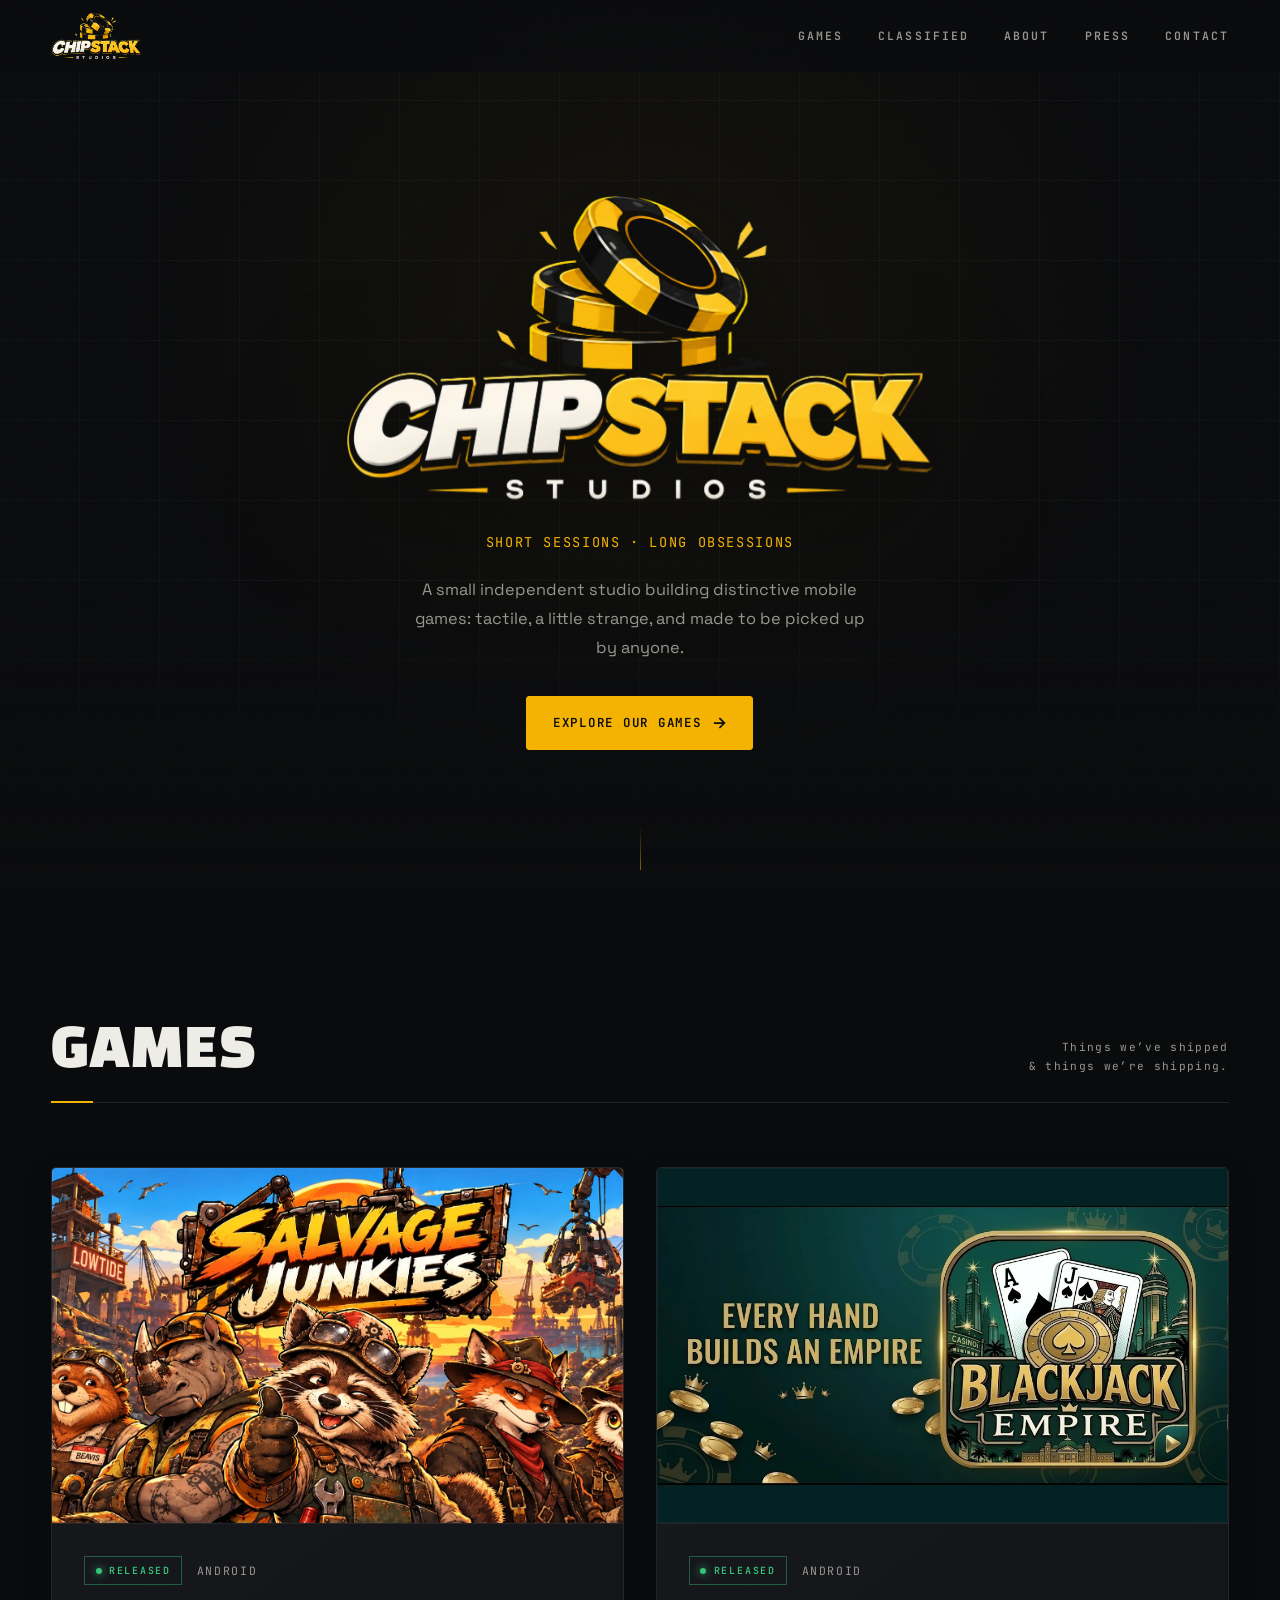
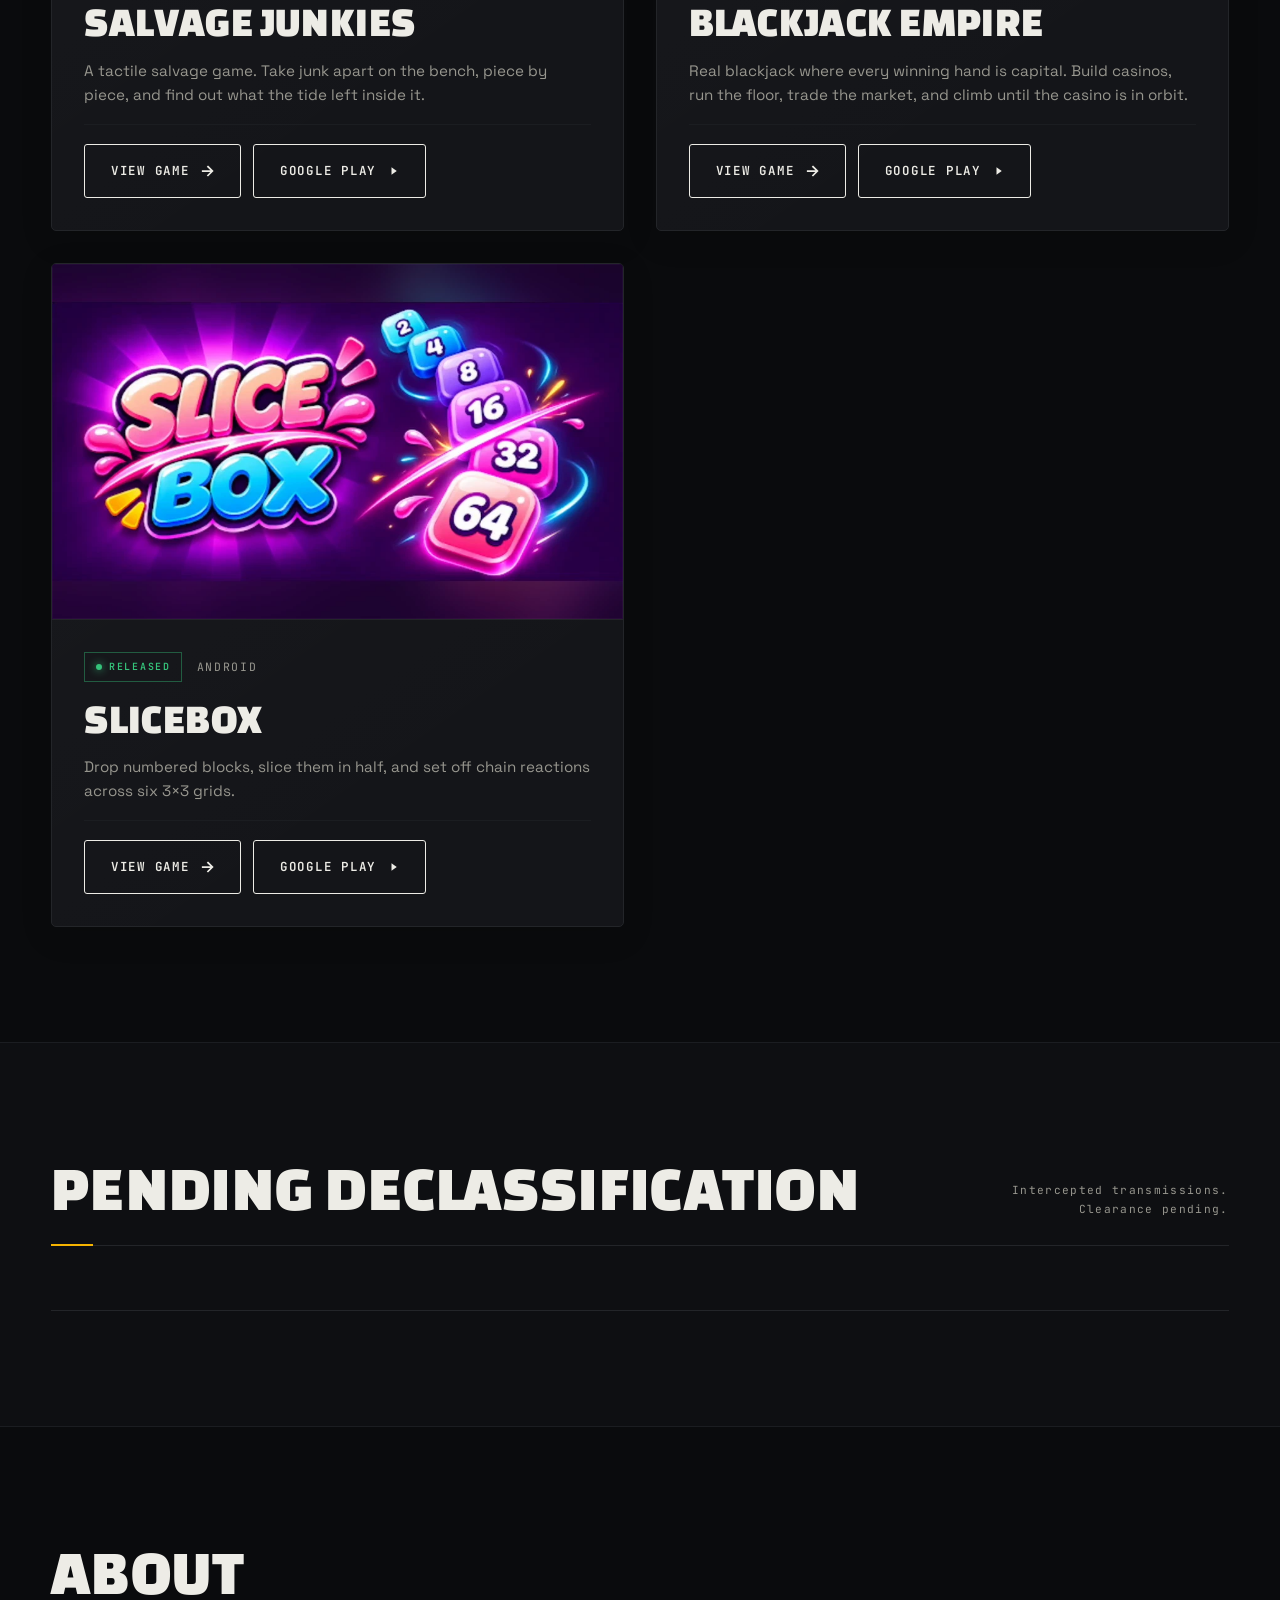
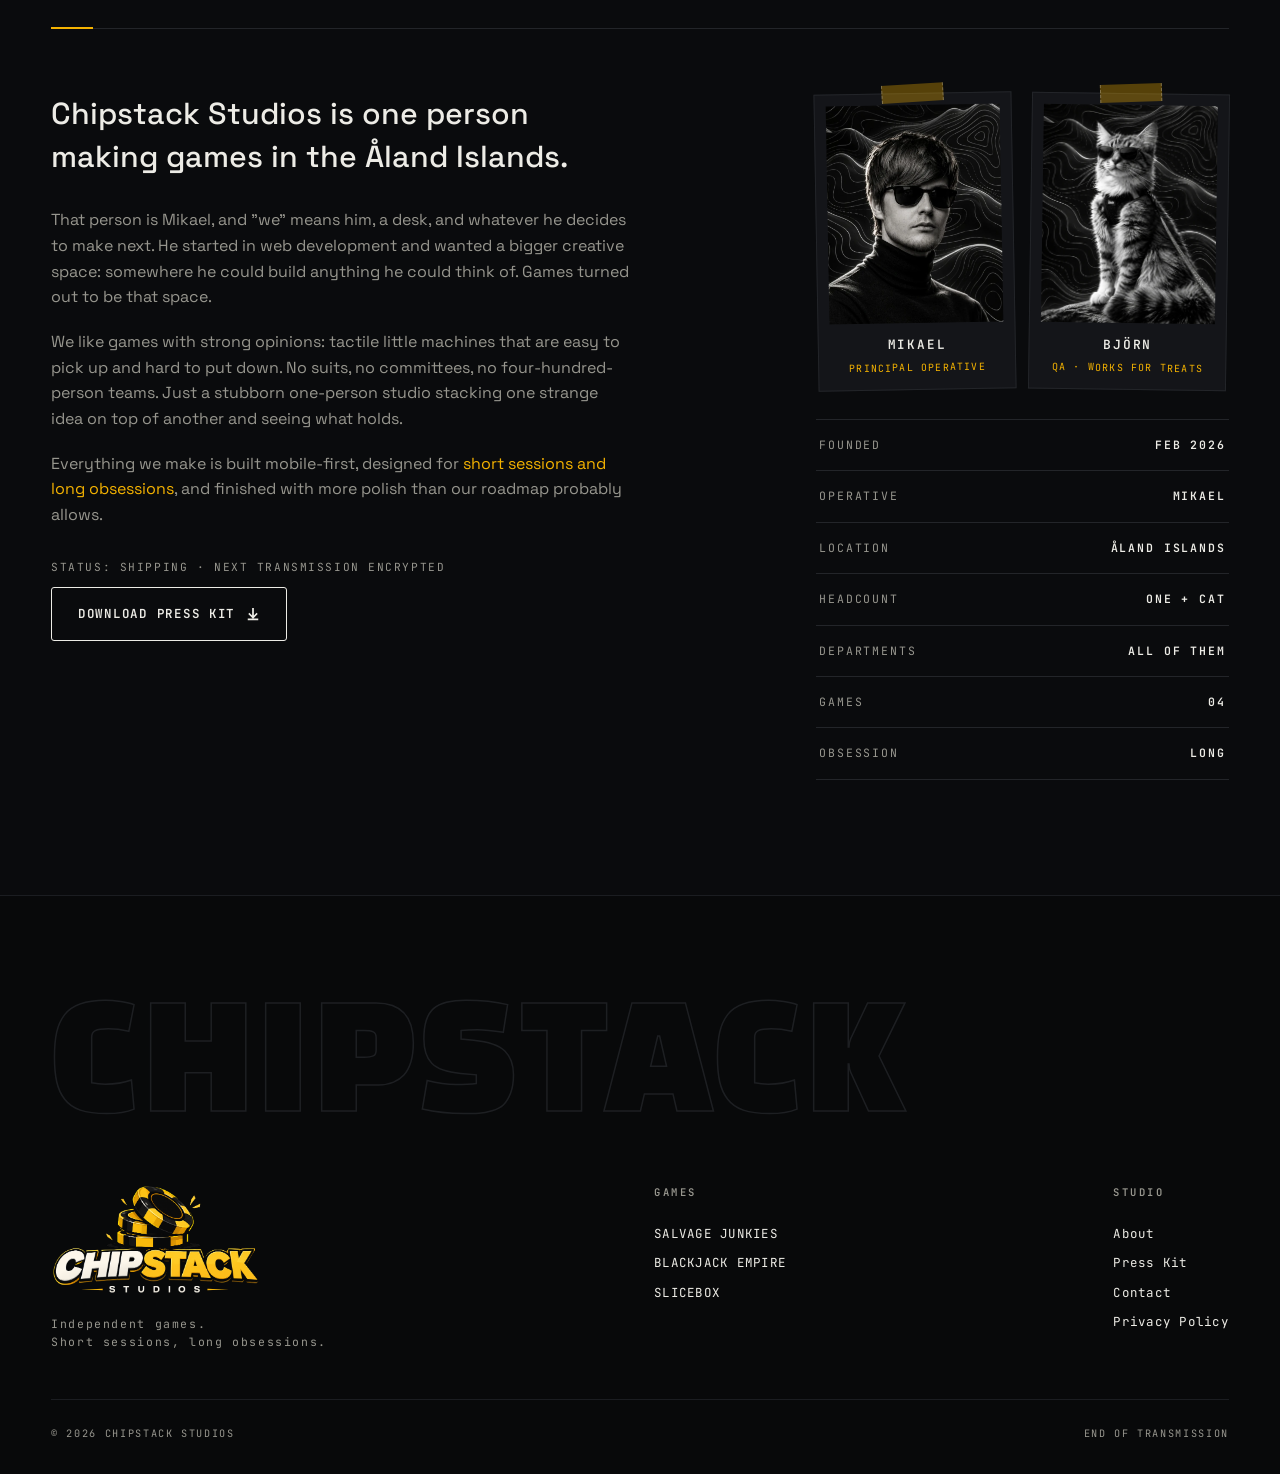
<file: index.html>
<!DOCTYPE html>
<html lang="en">
<head>
  <meta charset="UTF-8" />
  <meta name="viewport" content="width=device-width, initial-scale=1.0" />
  <title>CHIPSTACK STUDIOS · Independent Games</title>
  <meta name="description" content="Chipstack Studios is an independent game studio. Short sessions, long obsessions. Home of Salvage Junkies and Blackjack Empire." />
  <meta property="og:type" content="website" />
  <meta property="og:title" content="Chipstack Studios" />
  <meta property="og:description" content="Independent games. Short sessions, long obsessions." />
  <meta property="og:image" content="https://chipstack-site.pages.dev/img/og.png" />
  <meta property="og:url" content="https://chipstack-site.pages.dev/" />
  <meta name="twitter:card" content="summary_large_image" />
  <meta name="twitter:title" content="Chipstack Studios" />
  <meta name="twitter:description" content="Independent games. Short sessions, long obsessions." />
  <meta name="twitter:image" content="https://chipstack-site.pages.dev/img/og.png" />
  <link rel="icon" type="image/png" href="logo-icon.png" />
  <link rel="apple-touch-icon" href="img/apple-touch-icon.png" />
  <link rel="preload" as="image" href="logo.png" />
  <link rel="preconnect" href="https://fonts.googleapis.com" />
  <link rel="preconnect" href="https://fonts.gstatic.com" crossorigin />
  <link href="https://fonts.googleapis.com/css2?family=Changa+One&family=JetBrains+Mono:wght@400;600&family=Space+Grotesk:wght@400;500;600&display=swap" rel="stylesheet" />
  <link rel="stylesheet" href="css/style.css?v=2611b" />
</head>
<body>

  <!-- ============ NAV ============ -->
  <nav class="site-nav" id="site-nav">
    <div class="container nav-inner">
      <a class="nav-logo" href="index.html" aria-label="Chipstack Studios home">
        <img class="nav-mark" src="logo.png" alt="Chipstack Studios" />
      </a>
      <div class="nav-right">
        <div class="nav-links" id="nav-links">
          <a href="#games">GAMES</a>
          <a href="#upcoming">CLASSIFIED</a>
          <a href="#about">ABOUT</a>
          <a href="press.html">PRESS</a>
          <a href="mailto:kontakt@vav.ax">CONTACT</a>
        </div>
        <button class="nav-toggle" id="nav-toggle" aria-label="Toggle menu" aria-expanded="false">
          <span></span><span></span><span></span>
        </button>
      </div>
    </div>
  </nav>

  <!-- ============ HERO ============ -->
  <header class="hero">
    <div class="hero-bg" aria-hidden="true"></div>
    <div class="hero-stage" id="hero-stage">
      <h1 class="sr-only">Chipstack Studios</h1>
      <img class="hero-logo" src="logo.png" alt="Chipstack Studios" />
      <div class="hero-fade">
        <p class="hero-tag">SHORT SESSIONS · LONG OBSESSIONS</p>
        <p class="hero-intro">
          A small independent studio building distinctive mobile games:
          tactile, a little strange, and made to be picked up by anyone.
        </p>
        <a class="btn btn--solid" href="#games">EXPLORE OUR GAMES
          <svg viewBox="0 0 16 16" width="14" height="14" aria-hidden="true"><path d="M2 8h10M8 3l5 5-5 5" stroke="currentColor" stroke-width="2" fill="none" stroke-linecap="square"/></svg>
        </a>
      </div>
    </div>
  </header>

  <!-- ============ GAMES ============ -->
  <section class="section" id="games">
    <div class="container">
      <div class="section-head">
        <h2 class="section-title">GAMES</h2>
        <p class="section-note">Things we&rsquo;ve shipped<br/>&amp; things we&rsquo;re shipping.</p>
      </div>
      <div class="games-grid" id="games-grid">
        <noscript><p class="noscript-note">Enable JavaScript to browse our games, or visit <a href="game.html?slug=salvage-junkies">game pages</a> directly.</p></noscript>
      </div>
    </div>
  </section>

  <!-- ============ NEXT ============ -->
  <section class="section section--alt" id="upcoming">
    <div class="container">
      <div class="section-head">
        <h2 class="section-title">PENDING DECLASSIFICATION</h2>
        <p class="section-note">Intercepted transmissions.<br/>Clearance pending.</p>
      </div>
      <div class="upcoming-list" id="upcoming-list"></div>
    </div>
  </section>

  <!-- ============ ABOUT ============ -->
  <section class="section" id="about">
    <div class="container">
      <div class="section-head">
        <h2 class="section-title">ABOUT</h2>
      </div>
      <div class="about-grid">
        <div>
          <p class="about-lede">
            Chipstack Studios is one person making games in the Åland Islands.
          </p>
          <p class="about-body">
            That person is Mikael, and "we" means him, a desk, and whatever he decides
            to make next. He started in web development and wanted a bigger creative
            space: somewhere he could build anything he could think of.
            Games turned out to be that space.
          </p>
          <p class="about-body">
            We like games with strong opinions: tactile little machines that are easy to pick up
            and hard to put down. No suits, no committees, no four-hundred-person teams.
            Just a stubborn one-person studio stacking one strange idea on top of another and
            seeing what holds.
          </p>
          <p class="about-body">
            Everything we make is built mobile-first, designed for <em>short sessions and
            long obsessions</em>, and finished with more polish than our roadmap probably allows.
          </p>
          <p class="about-status mono-dim">STATUS: SHIPPING · NEXT TRANSMISSION ENCRYPTED</p>
          <a class="btn btn--ghost about-press" href="presskit/chipstack-presskit.zip" download>DOWNLOAD PRESS KIT
            <svg viewBox="0 0 16 16" width="14" height="14" aria-hidden="true"><path d="M8 2v9M4 8l4 4 4-4M3 14h10" stroke="currentColor" stroke-width="2" fill="none" stroke-linecap="square"/></svg>
          </a>
        </div>
        <div class="about-side">
        <div class="personnel">
          <figure class="op-card">
            <img src="img/about/mikael.webp" alt="Mikael, the person behind Chipstack Studios" loading="lazy">
            <figcaption><b>MIKAEL</b><span>PRINCIPAL OPERATIVE</span></figcaption>
          </figure>
          <figure class="op-card">
            <img src="img/about/bjorn.webp" alt="Björn the cat, quality assurance" loading="lazy">
            <figcaption><b>BJÖRN</b><span>QA · WORKS FOR TREATS</span></figcaption>
          </figure>
        </div>
        <dl class="facts">
          <div class="fact"><dt>FOUNDED</dt><dd>FEB 2026</dd></div>
          <div class="fact"><dt>OPERATIVE</dt><dd>MIKAEL</dd></div>
          <div class="fact"><dt>LOCATION</dt><dd>ÅLAND ISLANDS</dd></div>
          <div class="fact"><dt>HEADCOUNT</dt><dd>ONE + CAT</dd></div>
          <div class="fact"><dt>DEPARTMENTS</dt><dd>ALL OF THEM</dd></div>
          <div class="fact"><dt>GAMES</dt><dd id="fact-games">02</dd></div>
          <div class="fact"><dt>OBSESSION</dt><dd>LONG</dd></div>
        </dl>
        </div>
      </div>
    </div>
  </section>

  <!-- ============ FOOTER ============ -->
  <footer class="site-footer">
    <div class="container">
      <div class="footer-wordmark" data-scramble aria-hidden="true">CHIPSTACK</div>
      <div class="footer-grid">
        <div class="footer-brand">
          <a class="footer-logo-link" href="index.html">
            <img class="footer-logo" src="logo.png" alt="Chipstack Studios" />
          </a>
          <p class="mono-dim">Independent games.<br/>Short sessions, long obsessions.</p>
        </div>
        <div class="footer-col">
          <h4>GAMES</h4>
          <div id="footer-games"></div>
        </div>
        <div class="footer-col">
          <h4>STUDIO</h4>
          <a href="#about">About</a>
          <a href="press.html">Press Kit</a>
          <a href="mailto:kontakt@vav.ax">Contact</a>
          <a href="privacy.html">Privacy Policy</a>
        </div>
      </div>
      <div class="footer-bottom">
        <span>&copy; <span id="year">2026</span> CHIPSTACK STUDIOS</span>
        <span>END OF TRANSMISSION</span>
      </div>
    </div>
  </footer>

  <script src="js/games.js?v=2611b"></script>
  <script src="js/main.js?v=2611b"></script>
</body>
</html>
</file>
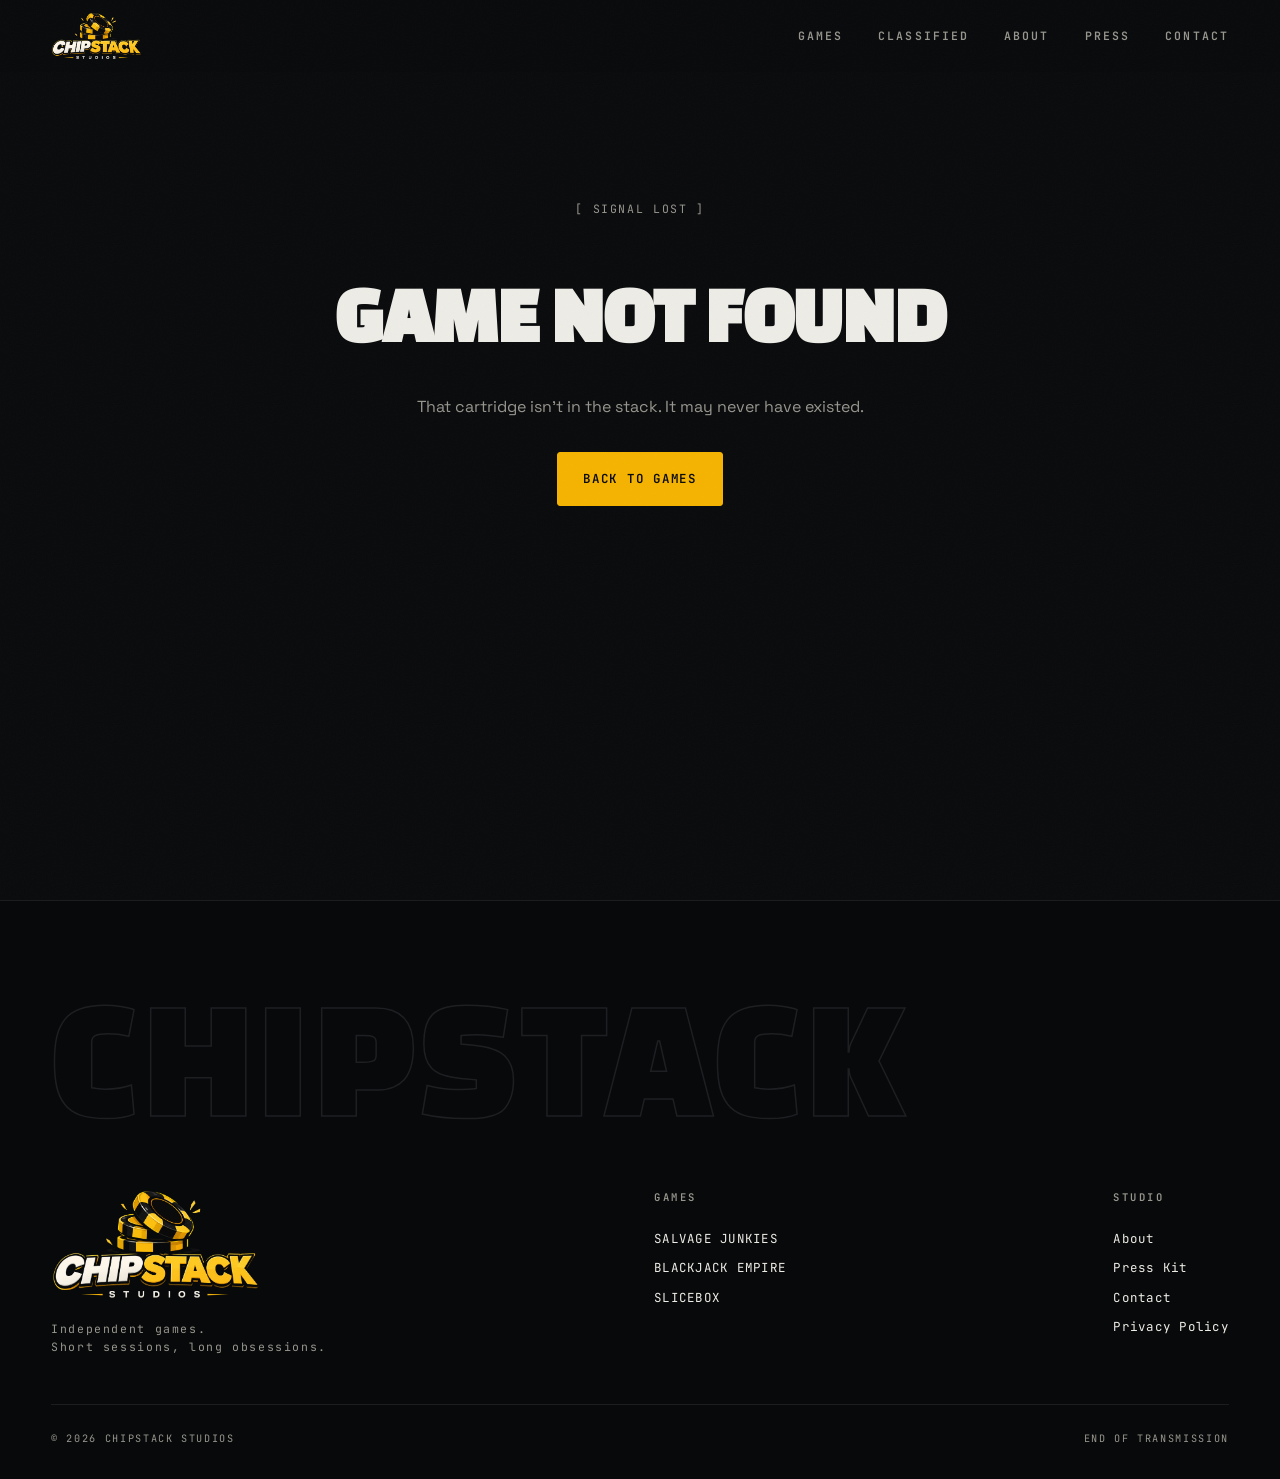
<file: game.html>
<!DOCTYPE html>
<html lang="en">
<head>
  <meta charset="UTF-8" />
  <meta name="viewport" content="width=device-width, initial-scale=1.0" />
  <title>GAME · CHIPSTACK STUDIOS</title>
  <meta name="description" content="A game by Chipstack Studios. Independent games: short sessions, long obsessions." />
  <meta property="og:title" content="Chipstack Studios" />
  <meta property="og:description" content="Independent games. Short sessions, long obsessions." />
  <meta property="og:image" content="https://chipstack-site.pages.dev/img/og.png" />
  <meta name="twitter:card" content="summary_large_image" />
  <link rel="icon" type="image/png" href="logo-icon.png" />
  <link rel="apple-touch-icon" href="img/apple-touch-icon.png" />
  <link rel="preconnect" href="https://fonts.googleapis.com" />
  <link rel="preconnect" href="https://fonts.gstatic.com" crossorigin />
  <link href="https://fonts.googleapis.com/css2?family=Changa+One&family=JetBrains+Mono:wght@400;600&family=Space+Grotesk:wght@400;500;600&display=swap" rel="stylesheet" />
  <link rel="stylesheet" href="css/style.css?v=2611b" />
</head>
<body>

  <nav class="site-nav" id="site-nav">
    <div class="container nav-inner">
      <a class="nav-logo" href="index.html" aria-label="Chipstack Studios home">
        <img class="nav-mark" src="logo.png" alt="Chipstack Studios" />
      </a>
      <div class="nav-right">
        <div class="nav-links" id="nav-links">
          <a href="index.html#games">GAMES</a>
          <a href="index.html#upcoming">CLASSIFIED</a>
          <a href="index.html#about">ABOUT</a>
          <a href="press.html">PRESS</a>
          <a href="mailto:kontakt@vav.ax">CONTACT</a>
        </div>
        <button class="nav-toggle" id="nav-toggle" aria-label="Toggle menu" aria-expanded="false">
          <span></span><span></span><span></span>
        </button>
      </div>
    </div>
  </nav>

  <main class="page-main" id="game-root">
    <noscript>
      <div class="container not-found">
        <h1>JAVASCRIPT REQUIRED</h1>
        <p>Our game pages are assembled on the fly. Enable JavaScript to view them.</p>
        <a class="btn btn--solid" href="index.html">BACK HOME</a>
      </div>
    </noscript>
  </main>

  <footer class="site-footer">
    <div class="container">
      <div class="footer-wordmark" data-scramble aria-hidden="true">CHIPSTACK</div>
      <div class="footer-grid">
        <div class="footer-brand">
          <a class="footer-logo-link" href="index.html">
            <img class="footer-logo" src="logo.png" alt="Chipstack Studios" />
          </a>
          <p class="mono-dim">Independent games.<br/>Short sessions, long obsessions.</p>
        </div>
        <div class="footer-col">
          <h4>GAMES</h4>
          <div id="footer-games"></div>
        </div>
        <div class="footer-col">
          <h4>STUDIO</h4>
          <a href="index.html#about">About</a>
          <a href="press.html">Press Kit</a>
          <a href="mailto:kontakt@vav.ax">Contact</a>
          <a href="privacy.html">Privacy Policy</a>
        </div>
      </div>
      <div class="footer-bottom">
        <span>&copy; <span id="year">2026</span> CHIPSTACK STUDIOS</span>
        <span>END OF TRANSMISSION</span>
      </div>
    </div>
  </footer>

  <script src="js/games.js?v=2611b"></script>
  <script src="js/main.js?v=2611b"></script>
</body>
</html>
</file>
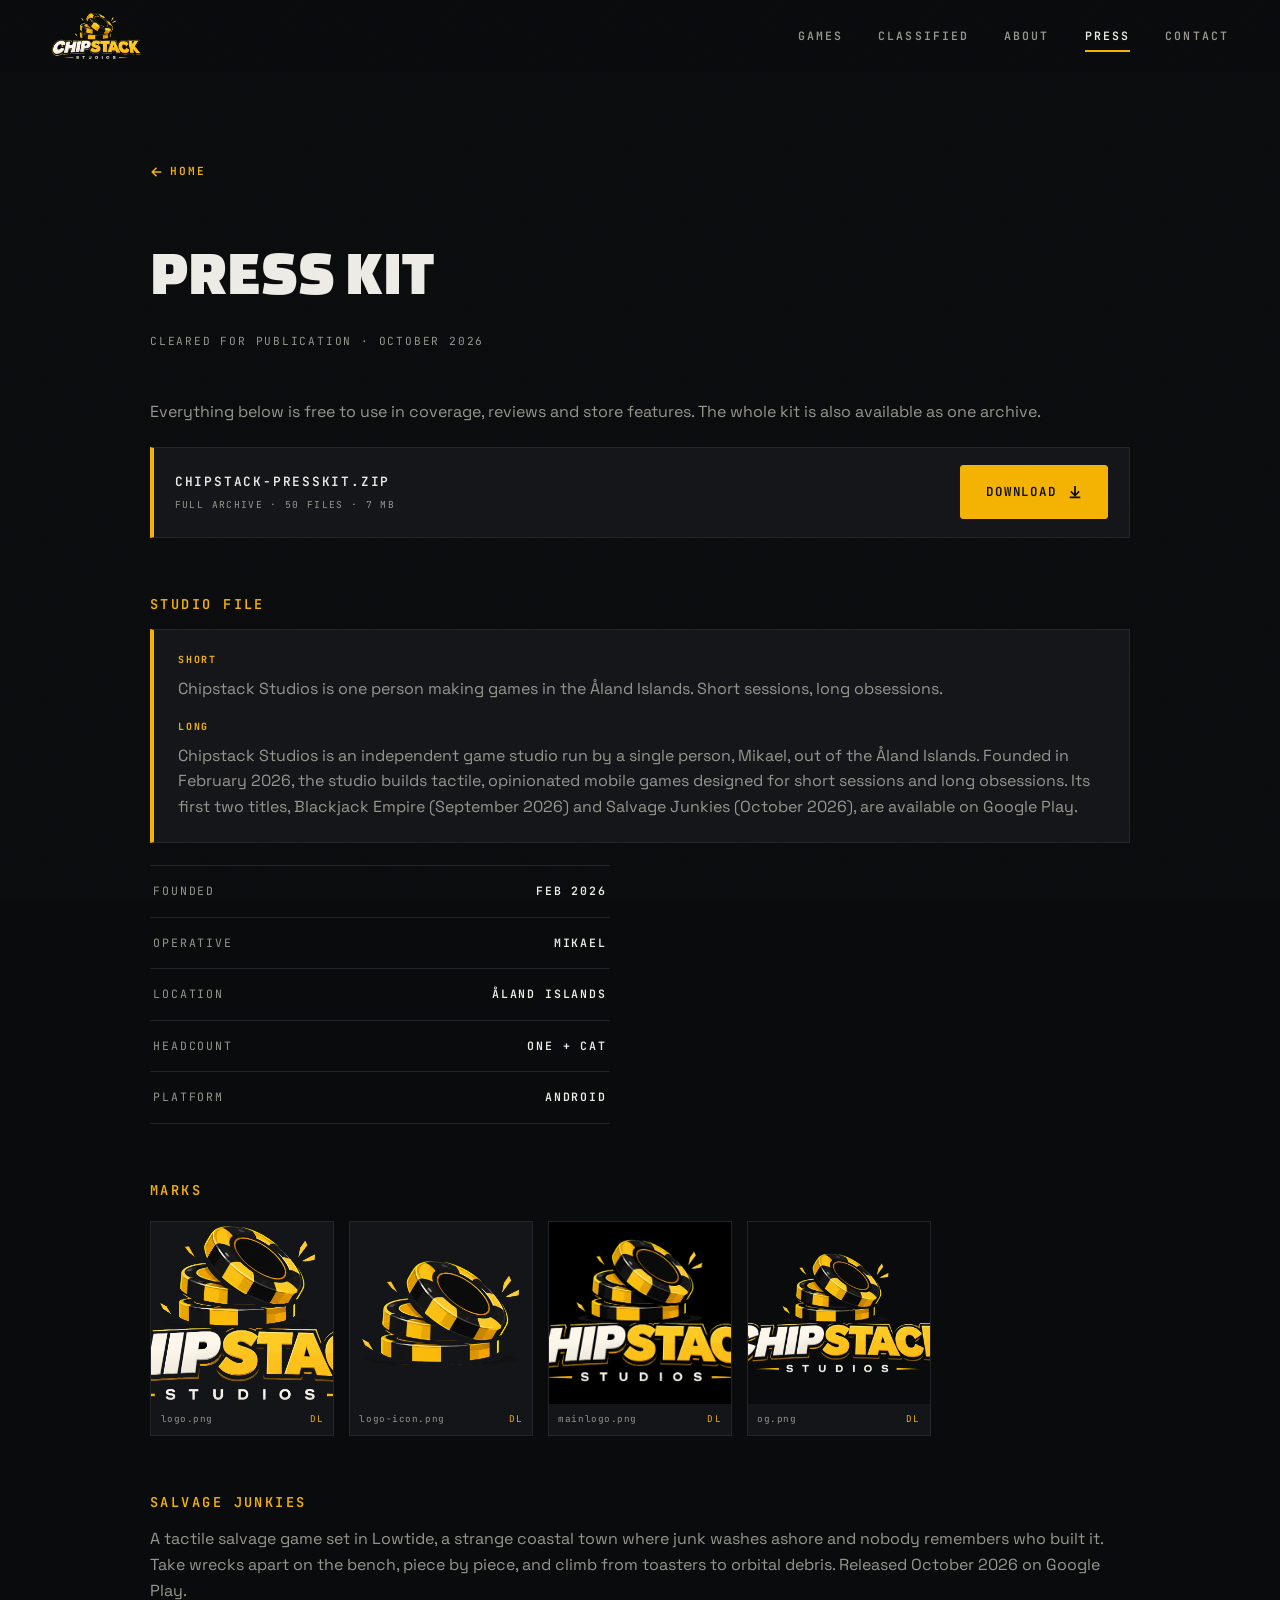
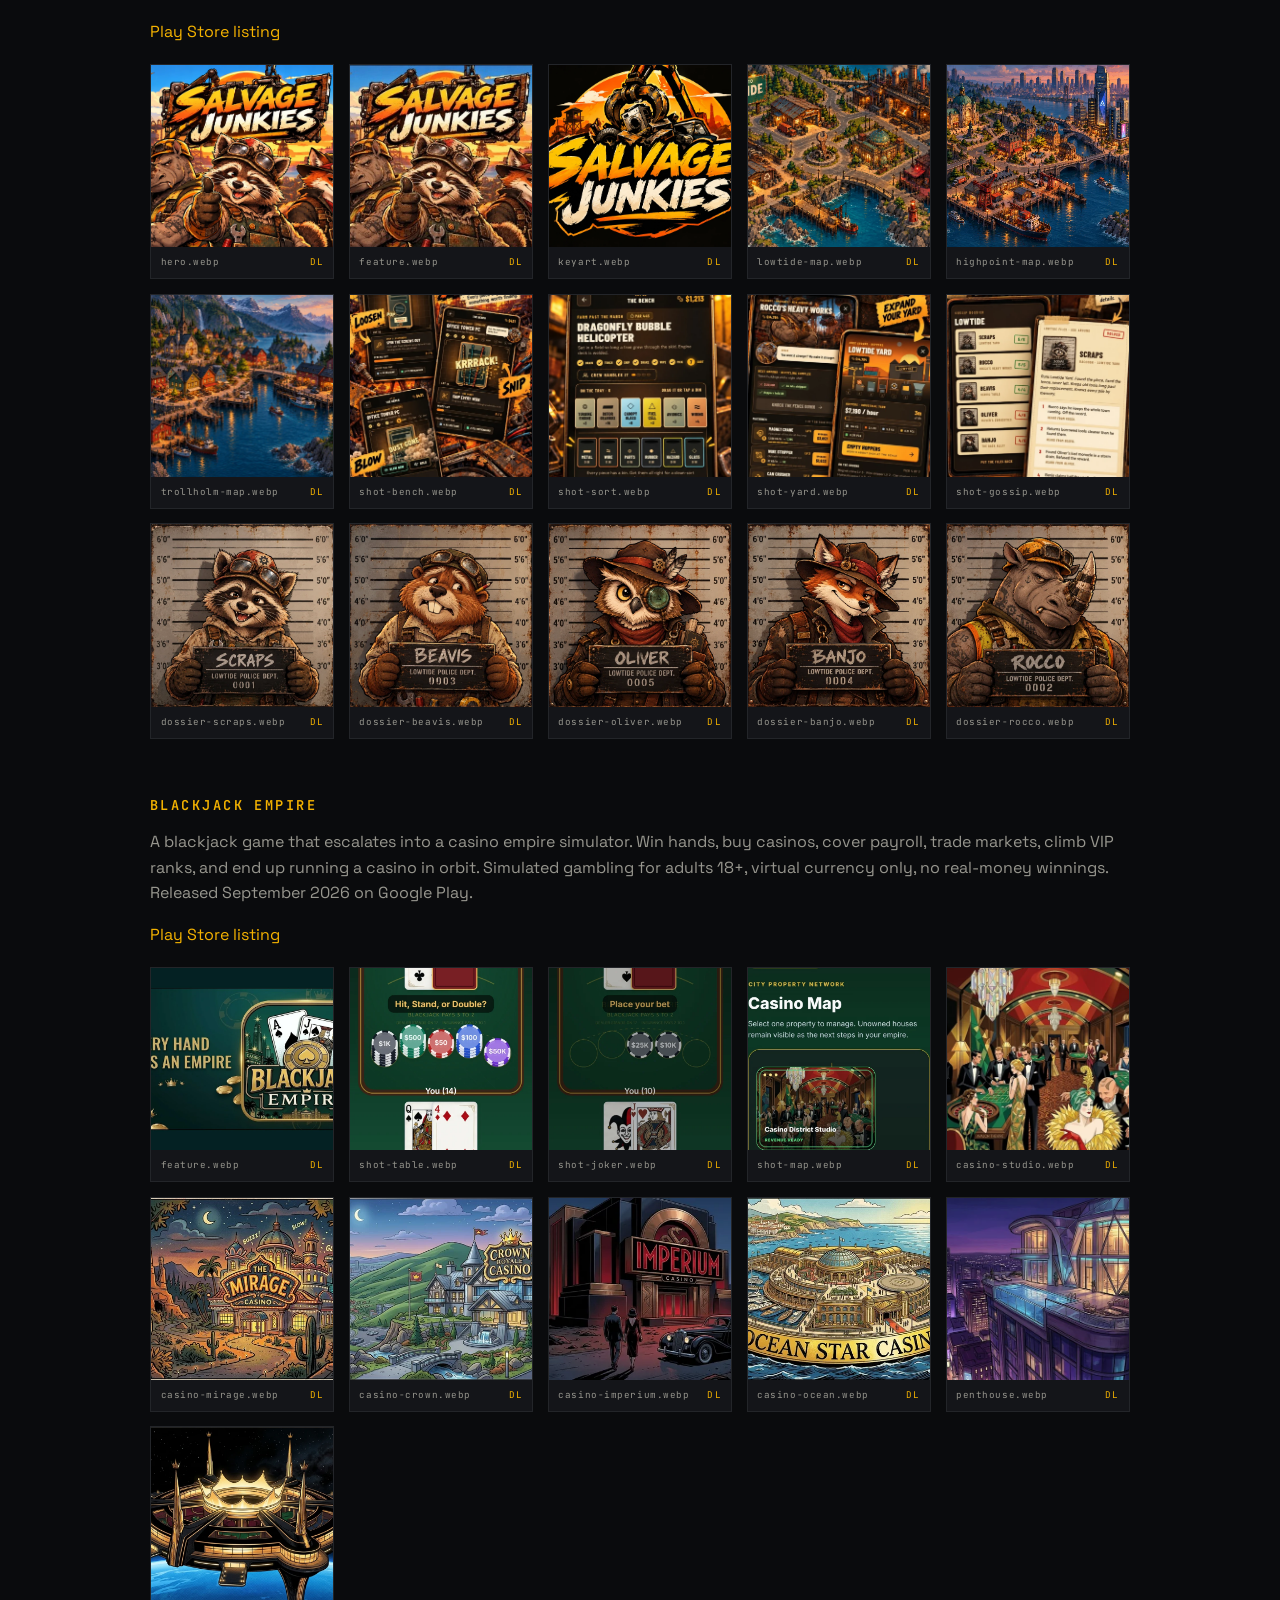
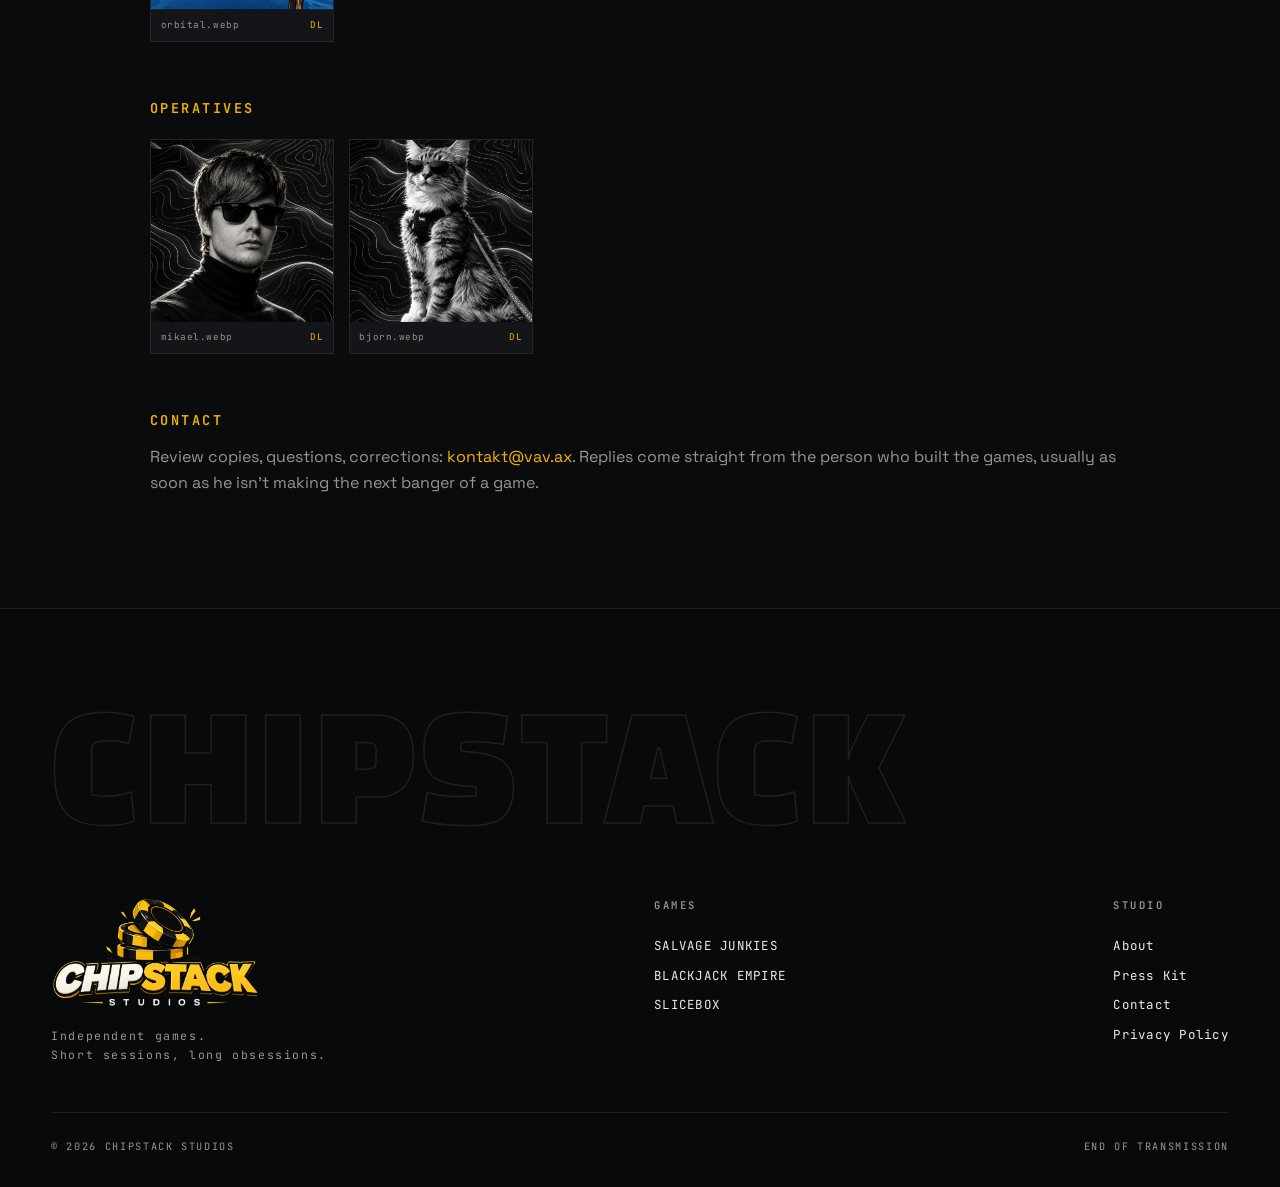
<file: press.html>
<!DOCTYPE html>
<html lang="en">
<head>
  <meta charset="UTF-8" />
  <meta name="viewport" content="width=device-width, initial-scale=1.0" />
  <title>PRESS KIT · CHIPSTACK STUDIOS</title>
  <meta name="description" content="Press kit for Chipstack Studios: logos, game art, screenshots, and boilerplate copy." />
  <link rel="icon" type="image/png" href="logo-icon.png" />
  <link rel="apple-touch-icon" href="img/apple-touch-icon.png" />
  <link rel="preconnect" href="https://fonts.googleapis.com" />
  <link rel="preconnect" href="https://fonts.gstatic.com" crossorigin />
  <link href="https://fonts.googleapis.com/css2?family=Changa+One&family=JetBrains+Mono:wght@400;600&family=Space+Grotesk:wght@400;500;600&display=swap" rel="stylesheet" />
  <link rel="stylesheet" href="css/style.css?v=2611b" />
</head>
<body>

  <nav class="site-nav" id="site-nav">
    <div class="container nav-inner">
      <a class="nav-logo" href="index.html" aria-label="Chipstack Studios home">
        <img class="nav-mark" src="logo.png" alt="Chipstack Studios" />
      </a>
      <div class="nav-right">
        <div class="nav-links" id="nav-links">
          <a href="index.html#games">GAMES</a>
          <a href="index.html#upcoming">CLASSIFIED</a>
          <a href="index.html#about">ABOUT</a>
          <a href="press.html">PRESS</a>
          <a href="mailto:kontakt@vav.ax">CONTACT</a>
        </div>
        <button class="nav-toggle" id="nav-toggle" aria-label="Toggle menu" aria-expanded="false">
          <span></span><span></span><span></span>
        </button>
      </div>
    </div>
  </nav>

  <main class="page-main">
    <div class="container prose prose--kit">
      <a class="back-link" href="index.html">
        <svg viewBox="0 0 16 16" width="12" height="12" aria-hidden="true"><path d="M2 8h10M8 3l5 5-5 5" stroke="currentColor" stroke-width="2" fill="none" stroke-linecap="square"/></svg>
        HOME
      </a>
      <h1>PRESS KIT</h1>
      <p class="updated">CLEARED FOR PUBLICATION · OCTOBER 2026</p>
      <p>Everything below is free to use in coverage, reviews and store features. The whole kit is also available as one archive.</p>
      <div class="kit-dl">
        <div class="kit-dl-meta">
          <span class="kit-dl-name">CHIPSTACK-PRESSKIT.ZIP</span>
          <span class="kit-dl-sub">FULL ARCHIVE · 50 FILES · 7 MB</span>
        </div>
        <a class="btn btn--solid" href="presskit/chipstack-presskit.zip" download>DOWNLOAD
          <svg viewBox="0 0 16 16" width="14" height="14" aria-hidden="true"><path d="M8 2v9M4 8l4 4 4-4M3 14h10" stroke="currentColor" stroke-width="2" fill="none" stroke-linecap="square"/></svg>
        </a>
      </div>

      <h2>STUDIO FILE</h2>
      <div class="boiler">
        <h4>SHORT</h4>
        <p>Chipstack Studios is one person making games in the Åland Islands. Short sessions, long obsessions.</p>
        <h4>LONG</h4>
        <p>Chipstack Studios is an independent game studio run by a single person, Mikael, out of the Åland Islands. Founded in February 2026, the studio builds tactile, opinionated mobile games designed for short sessions and long obsessions. Its first two titles, Blackjack Empire (September 2026) and Salvage Junkies (October 2026), are available on Google Play.</p>
      </div>
      <dl class="facts facts--press">
        <div class="fact"><dt>FOUNDED</dt><dd>FEB 2026</dd></div>
        <div class="fact"><dt>OPERATIVE</dt><dd>MIKAEL</dd></div>
        <div class="fact"><dt>LOCATION</dt><dd>ÅLAND ISLANDS</dd></div>
        <div class="fact"><dt>HEADCOUNT</dt><dd>ONE + CAT</dd></div>
        <div class="fact"><dt>PLATFORM</dt><dd>ANDROID</dd></div>
      </dl>

      <h2>MARKS</h2>
      <div class="kit-grid">
        <figure class="kit-item"><img src="logo.png" alt="Chipstack Studios full logo"><figcaption>logo.png<a href="logo.png" download>DL</a></figcaption></figure>
        <figure class="kit-item"><img src="logo-icon.png" alt="Chipstack Studios icon"><figcaption>logo-icon.png<a href="logo-icon.png" download>DL</a></figcaption></figure>
        <figure class="kit-item"><img src="mainlogo.png" alt="Chipstack Studios logo source"><figcaption>mainlogo.png<a href="mainlogo.png" download>DL</a></figcaption></figure>
        <figure class="kit-item"><img src="img/og.png" alt="Chipstack Studios share card"><figcaption>og.png<a href="img/og.png" download>DL</a></figcaption></figure>
      </div>

      <h2>SALVAGE JUNKIES</h2>
      <p>A tactile salvage game set in Lowtide, a strange coastal town where junk washes ashore and nobody remembers who built it. Take wrecks apart on the bench, piece by piece, and climb from toasters to orbital debris. Released October 2026 on Google Play.</p>
      <p><a href="https://play.google.com/store/apps/details?id=com.salvagejunkies.game" target="_blank" rel="noopener">Play Store listing</a></p>
      <div class="kit-grid">
        <figure class="kit-item"><img src="img/sj/hero.webp" alt="Salvage Junkies full cast hero"><figcaption>hero.webp<a href="img/sj/hero.webp" download>DL</a></figcaption></figure>
        <figure class="kit-item"><img src="img/sj/feature.webp" alt="Salvage Junkies feature graphic"><figcaption>feature.webp<a href="img/sj/feature.webp" download>DL</a></figcaption></figure>
        <figure class="kit-item"><img src="img/sj/keyart.webp" alt="Salvage Junkies key art"><figcaption>keyart.webp<a href="img/sj/keyart.webp" download>DL</a></figcaption></figure>
        <figure class="kit-item"><img src="img/sj/lowtide-map.webp" alt="Map of Lowtide"><figcaption>lowtide-map.webp<a href="img/sj/lowtide-map.webp" download>DL</a></figcaption></figure>
        <figure class="kit-item"><img src="img/sj/highpoint-map.webp" alt="Map of Highpoint"><figcaption>highpoint-map.webp<a href="img/sj/highpoint-map.webp" download>DL</a></figcaption></figure>
        <figure class="kit-item"><img src="img/sj/trollholm-map.webp" alt="Map of Trollholm"><figcaption>trollholm-map.webp<a href="img/sj/trollholm-map.webp" download>DL</a></figcaption></figure>
        <figure class="kit-item"><img src="img/sj/shot-bench.webp" alt="Salvage Junkies workbench still"><figcaption>shot-bench.webp<a href="img/sj/shot-bench.webp" download>DL</a></figcaption></figure>
        <figure class="kit-item"><img src="img/sj/shot-sort.webp" alt="Salvage Junkies sorting still"><figcaption>shot-sort.webp<a href="img/sj/shot-sort.webp" download>DL</a></figcaption></figure>
        <figure class="kit-item"><img src="img/sj/shot-yard.webp" alt="Salvage Junkies yard upgrade still"><figcaption>shot-yard.webp<a href="img/sj/shot-yard.webp" download>DL</a></figcaption></figure>
        <figure class="kit-item"><img src="img/sj/shot-gossip.webp" alt="Salvage Junkies gossip dossier still"><figcaption>shot-gossip.webp<a href="img/sj/shot-gossip.webp" download>DL</a></figcaption></figure>
        <figure class="kit-item"><img src="img/sj/dossier-scraps.webp" alt="Scraps dossier plate"><figcaption>dossier-scraps.webp<a href="img/sj/dossier-scraps.webp" download>DL</a></figcaption></figure>
        <figure class="kit-item"><img src="img/sj/dossier-beavis.webp" alt="Beavis dossier plate"><figcaption>dossier-beavis.webp<a href="img/sj/dossier-beavis.webp" download>DL</a></figcaption></figure>
        <figure class="kit-item"><img src="img/sj/dossier-oliver.webp" alt="Oliver dossier plate"><figcaption>dossier-oliver.webp<a href="img/sj/dossier-oliver.webp" download>DL</a></figcaption></figure>
        <figure class="kit-item"><img src="img/sj/dossier-banjo.webp" alt="Banjo dossier plate"><figcaption>dossier-banjo.webp<a href="img/sj/dossier-banjo.webp" download>DL</a></figcaption></figure>
        <figure class="kit-item"><img src="img/sj/dossier-rocco.webp" alt="Rocco dossier plate"><figcaption>dossier-rocco.webp<a href="img/sj/dossier-rocco.webp" download>DL</a></figcaption></figure>
      </div>

      <h2>BLACKJACK EMPIRE</h2>
      <p>A blackjack game that escalates into a casino empire simulator. Win hands, buy casinos, cover payroll, trade markets, climb VIP ranks, and end up running a casino in orbit. Simulated gambling for adults 18+, virtual currency only, no real-money winnings. Released September 2026 on Google Play.</p>
      <p><a href="https://play.google.com/store/apps/details?id=com.chipstackstudios.blackjackblitz" target="_blank" rel="noopener">Play Store listing</a></p>
      <div class="kit-grid">
        <figure class="kit-item"><img src="img/bj/feature.webp" alt="Blackjack Empire feature graphic"><figcaption>feature.webp<a href="img/bj/feature.webp" download>DL</a></figcaption></figure>
        <figure class="kit-item"><img src="img/bj/shot-table.webp" alt="Blackjack Empire table screenshot"><figcaption>shot-table.webp<a href="img/bj/shot-table.webp" download>DL</a></figcaption></figure>
        <figure class="kit-item"><img src="img/bj/shot-joker.webp" alt="Blackjack Empire Joker card screenshot"><figcaption>shot-joker.webp<a href="img/bj/shot-joker.webp" download>DL</a></figcaption></figure>
        <figure class="kit-item"><img src="img/bj/shot-map.webp" alt="Blackjack Empire property map screenshot"><figcaption>shot-map.webp<a href="img/bj/shot-map.webp" download>DL</a></figcaption></figure>
        <figure class="kit-item"><img src="img/bj/casino-studio.webp" alt="Casino District Studio"><figcaption>casino-studio.webp<a href="img/bj/casino-studio.webp" download>DL</a></figcaption></figure>
        <figure class="kit-item"><img src="img/bj/casino-mirage.webp" alt="Golden Mirage"><figcaption>casino-mirage.webp<a href="img/bj/casino-mirage.webp" download>DL</a></figcaption></figure>
        <figure class="kit-item"><img src="img/bj/casino-crown.webp" alt="Crown Royale"><figcaption>casino-crown.webp<a href="img/bj/casino-crown.webp" download>DL</a></figcaption></figure>
        <figure class="kit-item"><img src="img/bj/casino-imperium.webp" alt="Imperium"><figcaption>casino-imperium.webp<a href="img/bj/casino-imperium.webp" download>DL</a></figcaption></figure>
        <figure class="kit-item"><img src="img/bj/casino-ocean.webp" alt="Ocean Star"><figcaption>casino-ocean.webp<a href="img/bj/casino-ocean.webp" download>DL</a></figcaption></figure>
        <figure class="kit-item"><img src="img/bj/penthouse.webp" alt="High Roller penthouse"><figcaption>penthouse.webp<a href="img/bj/penthouse.webp" download>DL</a></figcaption></figure>
        <figure class="kit-item"><img src="img/bj/orbital.webp" alt="The Celestial Crown orbital station"><figcaption>orbital.webp<a href="img/bj/orbital.webp" download>DL</a></figcaption></figure>
      </div>

      <h2>OPERATIVES</h2>
      <div class="kit-grid kit-grid--small">
        <figure class="kit-item"><img src="img/about/mikael.webp" alt="Mikael"><figcaption>mikael.webp<a href="img/about/mikael.webp" download>DL</a></figcaption></figure>
        <figure class="kit-item"><img src="img/about/bjorn.webp" alt="Björn"><figcaption>bjorn.webp<a href="img/about/bjorn.webp" download>DL</a></figcaption></figure>
      </div>

      <h2>CONTACT</h2>
      <p>Review copies, questions, corrections: <a href="mailto:kontakt@vav.ax">kontakt@vav.ax</a>. Replies come straight from the person who built the games, usually as soon as he isn't making the next banger of a game.</p>
    </div>
  </main>

  <footer class="site-footer">
    <div class="container">
      <div class="footer-wordmark" data-scramble aria-hidden="true">CHIPSTACK</div>
      <div class="footer-grid">
        <div class="footer-brand">
          <a class="footer-logo-link" href="index.html">
            <img class="footer-logo" src="logo.png" alt="Chipstack Studios" />
          </a>
          <p class="mono-dim">Independent games.<br/>Short sessions, long obsessions.</p>
        </div>
        <div class="footer-col">
          <h4>GAMES</h4>
          <div id="footer-games"></div>
        </div>
        <div class="footer-col">
          <h4>STUDIO</h4>
          <a href="index.html#about">About</a>
          <a href="press.html">Press Kit</a>
          <a href="mailto:kontakt@vav.ax">Contact</a>
          <a href="privacy.html">Privacy Policy</a>
        </div>
      </div>
      <div class="footer-bottom">
        <span>&copy; <span id="year">2026</span> CHIPSTACK STUDIOS</span>
        <span>END OF TRANSMISSION</span>
      </div>
    </div>
  </footer>

  <script src="js/games.js?v=2611b"></script>
  <script src="js/main.js?v=2611b"></script>
</body>
</html>
</file>
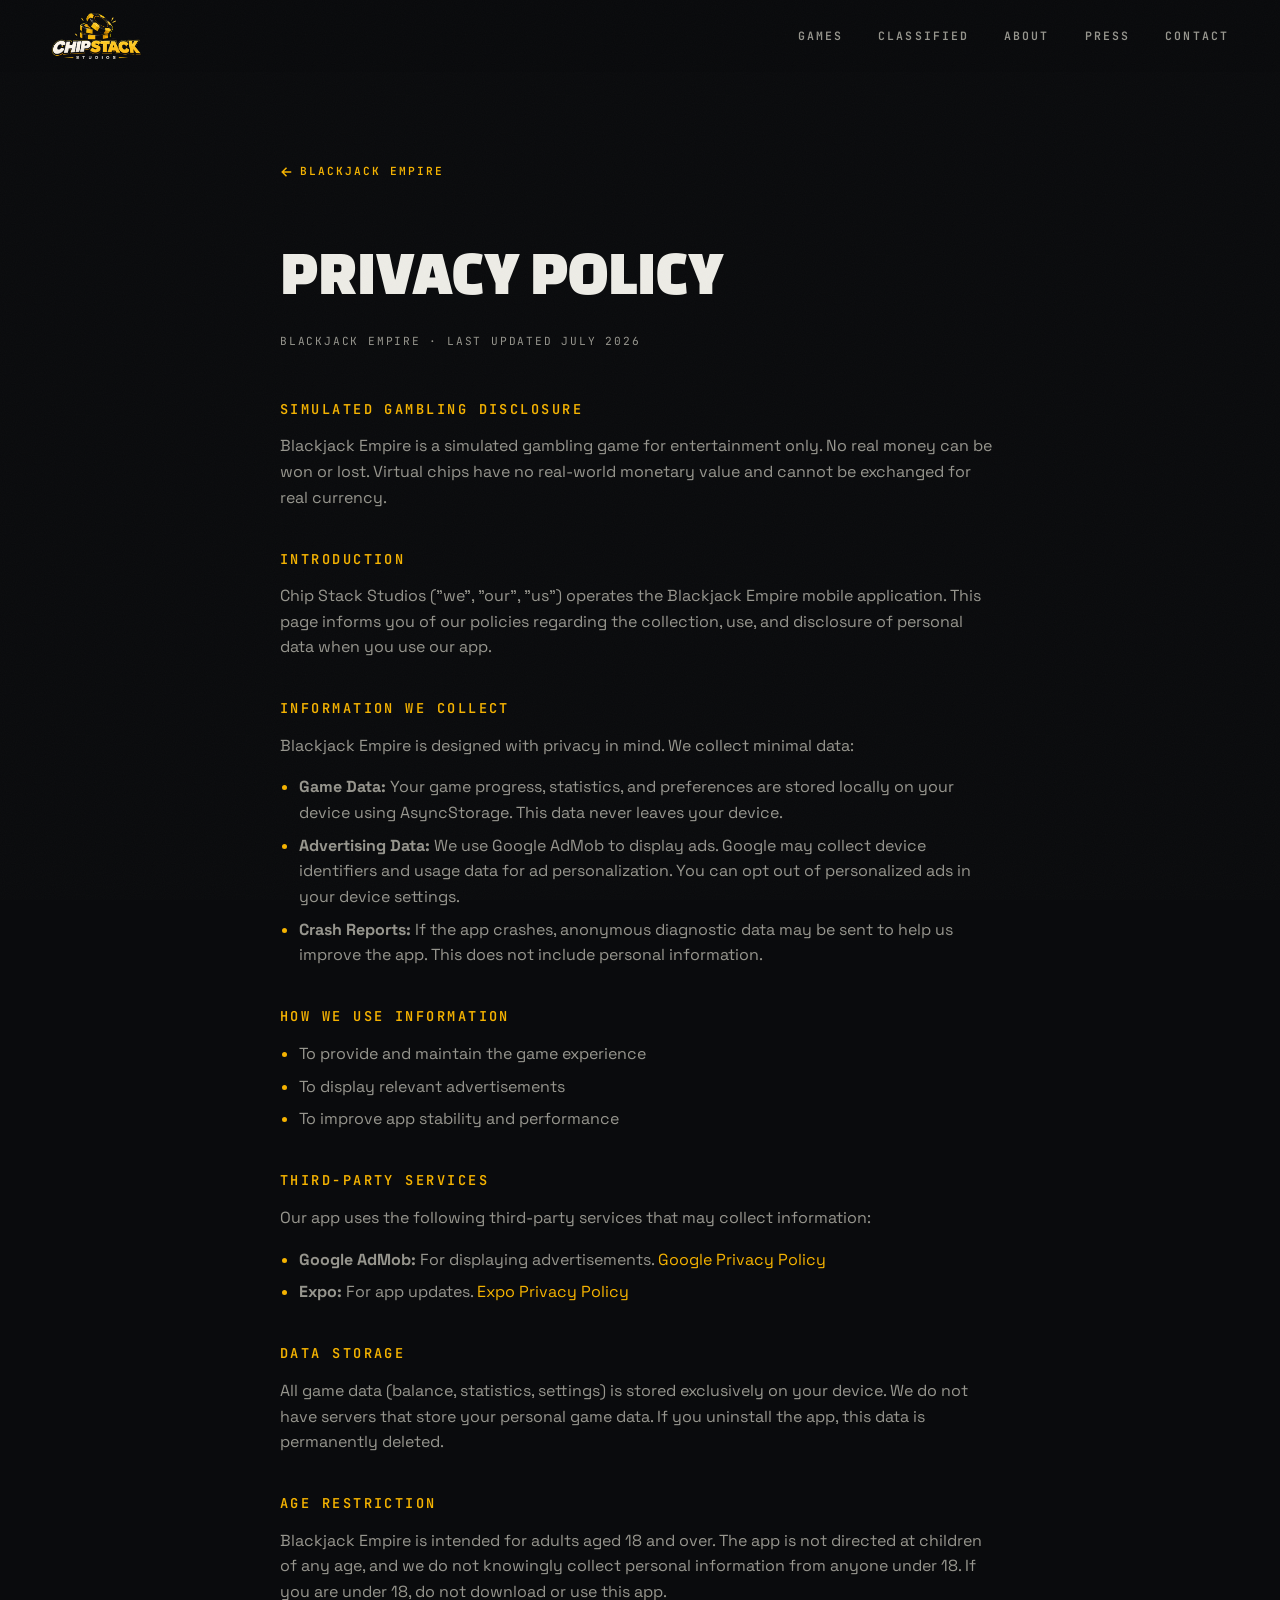
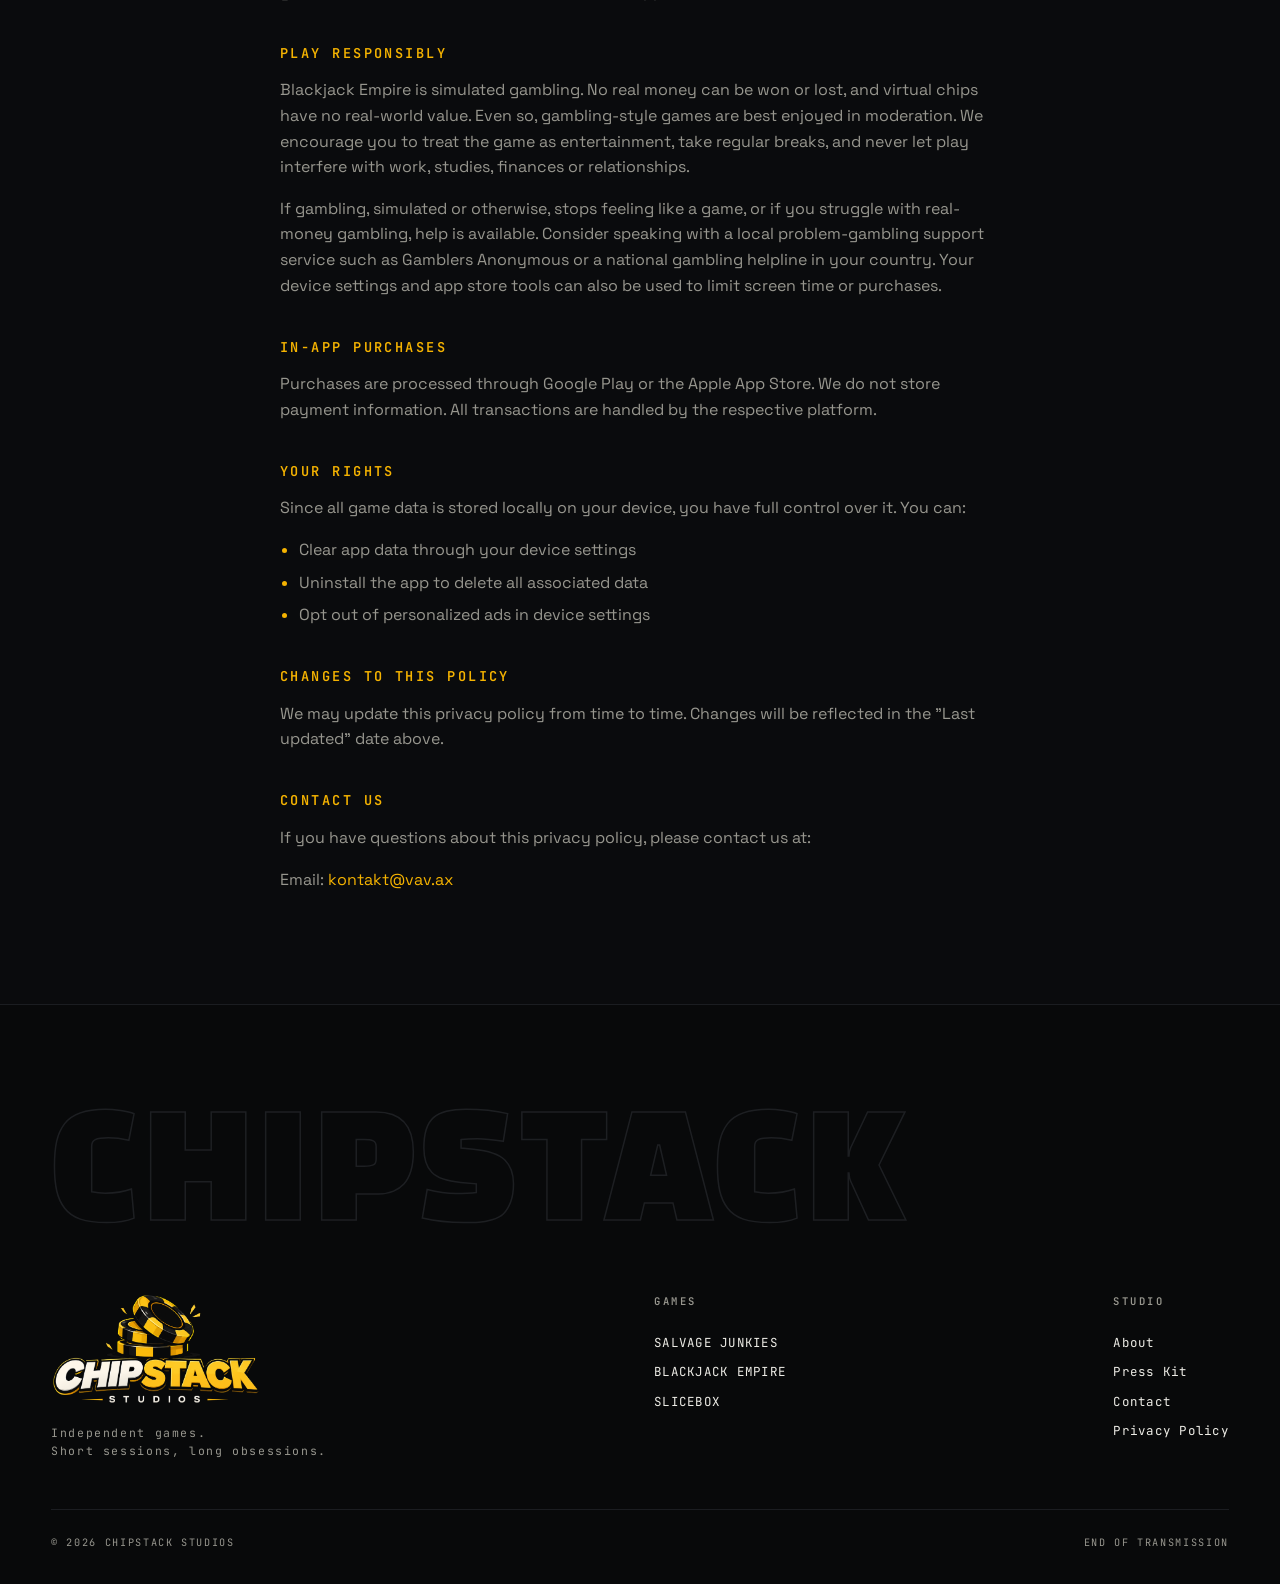
<file: privacy-policy-chip.html>
<!DOCTYPE html>
<html lang="en">
<head>
  <meta charset="UTF-8" />
  <meta name="viewport" content="width=device-width, initial-scale=1.0" />
  <title>BLACKJACK EMPIRE · PRIVACY POLICY · CHIPSTACK STUDIOS</title>
  <meta name="description" content="Privacy policy for Blackjack Empire, a game by Chipstack Studios." />
  <link rel="icon" type="image/png" href="logo-icon.png" />
  <link rel="apple-touch-icon" href="img/apple-touch-icon.png" />
  <link rel="preconnect" href="https://fonts.googleapis.com" />
  <link rel="preconnect" href="https://fonts.gstatic.com" crossorigin />
  <link href="https://fonts.googleapis.com/css2?family=Changa+One&family=JetBrains+Mono:wght@400;600&family=Space+Grotesk:wght@400;500;600&display=swap" rel="stylesheet" />
  <link rel="stylesheet" href="css/style.css?v=2611b" />
</head>
<body>

  <nav class="site-nav" id="site-nav">
    <div class="container nav-inner">
      <a class="nav-logo" href="index.html" aria-label="Chipstack Studios home">
        <img class="nav-mark" src="logo.png" alt="Chipstack Studios" />
      </a>
      <div class="nav-right">
        <div class="nav-links" id="nav-links">
          <a href="index.html#games">GAMES</a>
          <a href="index.html#upcoming">CLASSIFIED</a>
          <a href="index.html#about">ABOUT</a>
          <a href="press.html">PRESS</a>
          <a href="mailto:kontakt@vav.ax">CONTACT</a>
        </div>
        <button class="nav-toggle" id="nav-toggle" aria-label="Toggle menu" aria-expanded="false">
          <span></span><span></span><span></span>
        </button>
      </div>
    </div>
  </nav>

  <main class="page-main">
    <div class="container prose">
      <a class="back-link" href="game.html?slug=blackjack-empire">
        <svg viewBox="0 0 16 16" width="12" height="12" aria-hidden="true"><path d="M2 8h10M8 3l5 5-5 5" stroke="currentColor" stroke-width="2" fill="none" stroke-linecap="square"/></svg>
        BLACKJACK EMPIRE
      </a>
      <h1>PRIVACY POLICY</h1>
      <p class="updated">BLACKJACK EMPIRE · LAST UPDATED JULY 2026</p>

      <h2>SIMULATED GAMBLING DISCLOSURE</h2>
      <p>Blackjack Empire is a simulated gambling game for entertainment only. No real money can be won or lost. Virtual chips have no real-world monetary value and cannot be exchanged for real currency.</p>

      <h2>INTRODUCTION</h2>
      <p>Chip Stack Studios ("we", "our", "us") operates the Blackjack Empire mobile application. This page informs you of our policies regarding the collection, use, and disclosure of personal data when you use our app.</p>

      <h2>INFORMATION WE COLLECT</h2>
      <p>Blackjack Empire is designed with privacy in mind. We collect minimal data:</p>
      <ul>
        <li><strong>Game Data:</strong> Your game progress, statistics, and preferences are stored locally on your device using AsyncStorage. This data never leaves your device.</li>
        <li><strong>Advertising Data:</strong> We use Google AdMob to display ads. Google may collect device identifiers and usage data for ad personalization. You can opt out of personalized ads in your device settings.</li>
        <li><strong>Crash Reports:</strong> If the app crashes, anonymous diagnostic data may be sent to help us improve the app. This does not include personal information.</li>
      </ul>

      <h2>HOW WE USE INFORMATION</h2>
      <ul>
        <li>To provide and maintain the game experience</li>
        <li>To display relevant advertisements</li>
        <li>To improve app stability and performance</li>
      </ul>

      <h2>THIRD-PARTY SERVICES</h2>
      <p>Our app uses the following third-party services that may collect information:</p>
      <ul>
        <li><strong>Google AdMob:</strong> For displaying advertisements. <a href="https://policies.google.com/privacy">Google Privacy Policy</a></li>
        <li><strong>Expo:</strong> For app updates. <a href="https://expo.dev/privacy">Expo Privacy Policy</a></li>
      </ul>

      <h2>DATA STORAGE</h2>
      <p>All game data (balance, statistics, settings) is stored exclusively on your device. We do not have servers that store your personal game data. If you uninstall the app, this data is permanently deleted.</p>

      <h2>AGE RESTRICTION</h2>
      <p>Blackjack Empire is intended for adults aged 18 and over. The app is not directed at children of any age, and we do not knowingly collect personal information from anyone under 18. If you are under 18, do not download or use this app.</p>

      <h2>PLAY RESPONSIBLY</h2>
      <p>Blackjack Empire is simulated gambling. No real money can be won or lost, and virtual chips have no real-world value. Even so, gambling-style games are best enjoyed in moderation. We encourage you to treat the game as entertainment, take regular breaks, and never let play interfere with work, studies, finances or relationships.</p>
      <p>If gambling, simulated or otherwise, stops feeling like a game, or if you struggle with real-money gambling, help is available. Consider speaking with a local problem-gambling support service such as Gamblers Anonymous or a national gambling helpline in your country. Your device settings and app store tools can also be used to limit screen time or purchases.</p>

      <h2>IN-APP PURCHASES</h2>
      <p>Purchases are processed through Google Play or the Apple App Store. We do not store payment information. All transactions are handled by the respective platform.</p>

      <h2>YOUR RIGHTS</h2>
      <p>Since all game data is stored locally on your device, you have full control over it. You can:</p>
      <ul>
        <li>Clear app data through your device settings</li>
        <li>Uninstall the app to delete all associated data</li>
        <li>Opt out of personalized ads in device settings</li>
      </ul>

      <h2>CHANGES TO THIS POLICY</h2>
      <p>We may update this privacy policy from time to time. Changes will be reflected in the "Last updated" date above.</p>

      <h2>CONTACT US</h2>
      <p>If you have questions about this privacy policy, please contact us at:</p>
      <p>Email: <a href="mailto:kontakt@vav.ax">kontakt@vav.ax</a></p>
    </div>
  </main>

  <footer class="site-footer">
    <div class="container">
      <div class="footer-wordmark" data-scramble aria-hidden="true">CHIPSTACK</div>
      <div class="footer-grid">
        <div class="footer-brand">
          <a class="footer-logo-link" href="index.html">
            <img class="footer-logo" src="logo.png" alt="Chipstack Studios" />
          </a>
          <p class="mono-dim">Independent games.<br/>Short sessions, long obsessions.</p>
        </div>
        <div class="footer-col">
          <h4>GAMES</h4>
          <div id="footer-games"></div>
        </div>
        <div class="footer-col">
          <h4>STUDIO</h4>
          <a href="index.html#about">About</a>
          <a href="press.html">Press Kit</a>
          <a href="mailto:kontakt@vav.ax">Contact</a>
          <a href="privacy.html">Privacy Policy</a>
        </div>
      </div>
      <div class="footer-bottom">
        <span>&copy; <span id="year">2026</span> CHIPSTACK STUDIOS</span>
        <span>END OF TRANSMISSION</span>
      </div>
    </div>
  </footer>

  <script src="js/games.js?v=2611b"></script>
  <script src="js/main.js?v=2611b"></script>
</body>
</html>
</file>
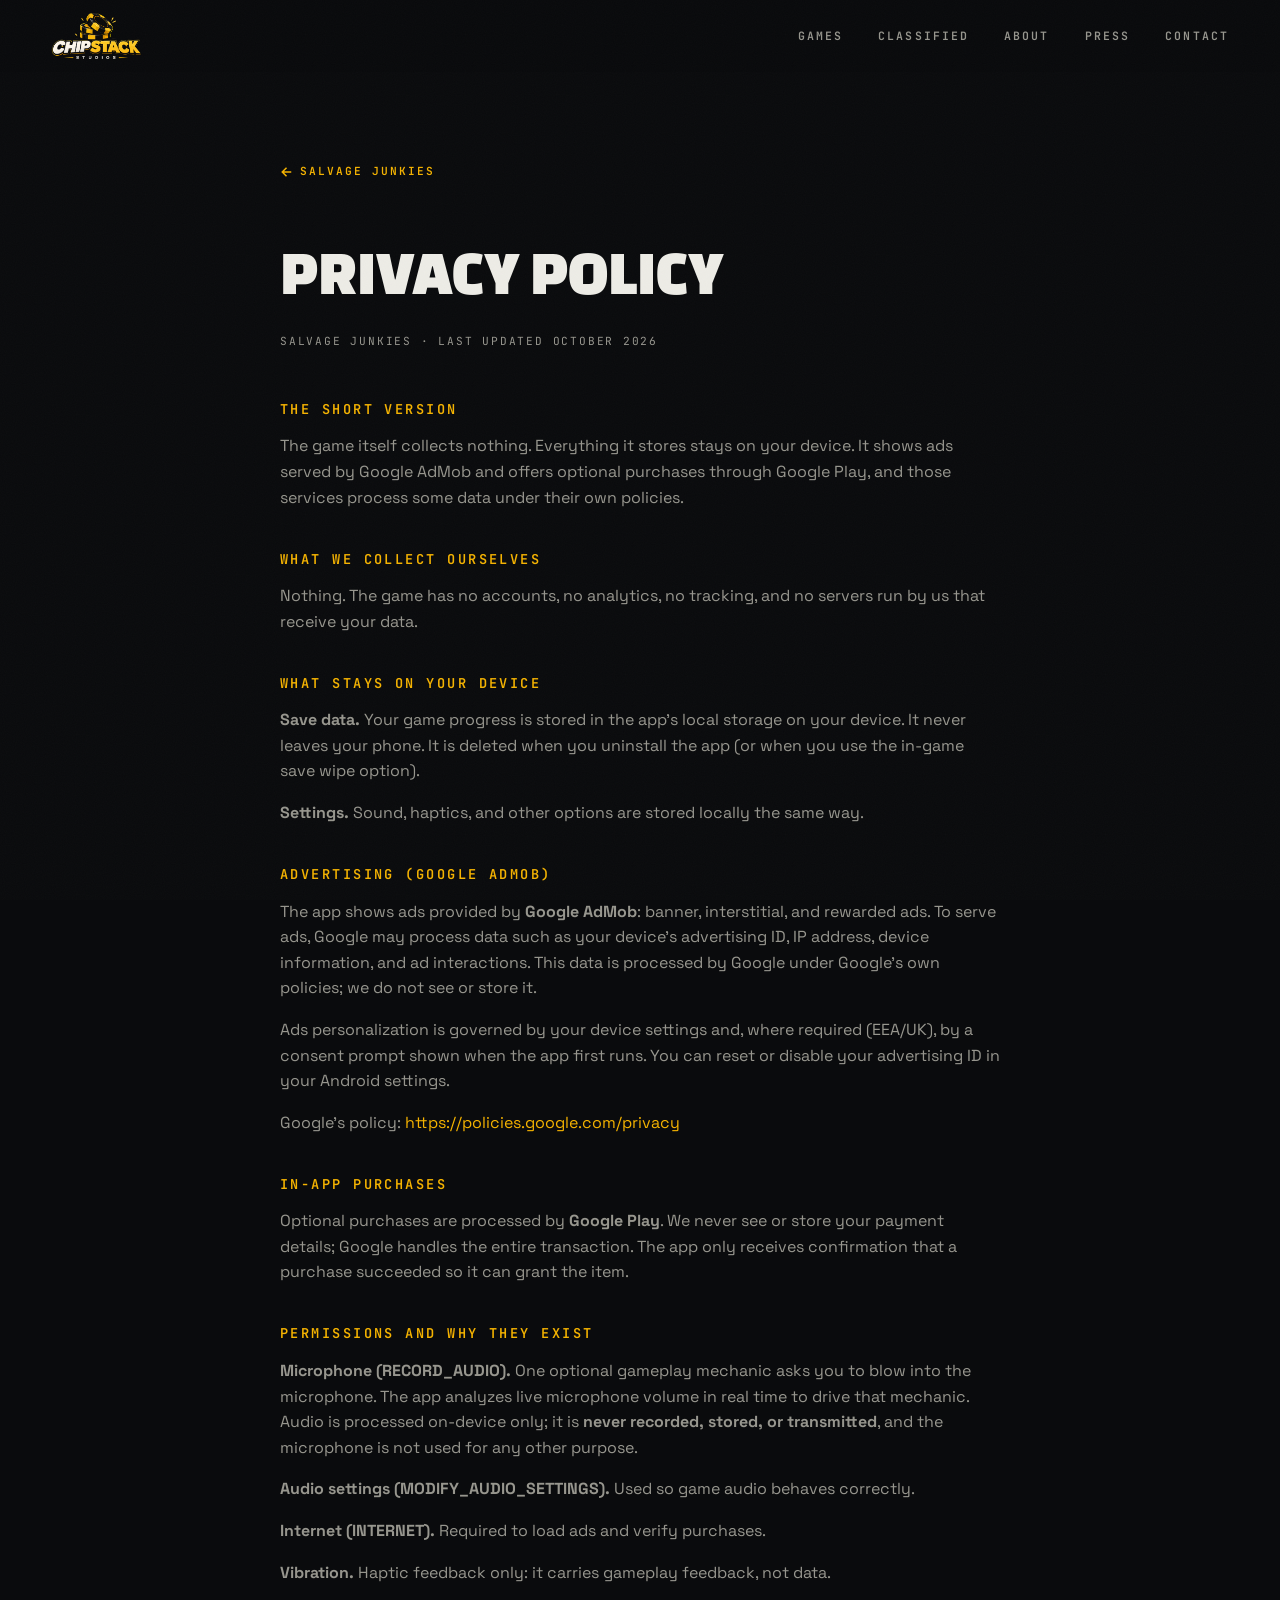
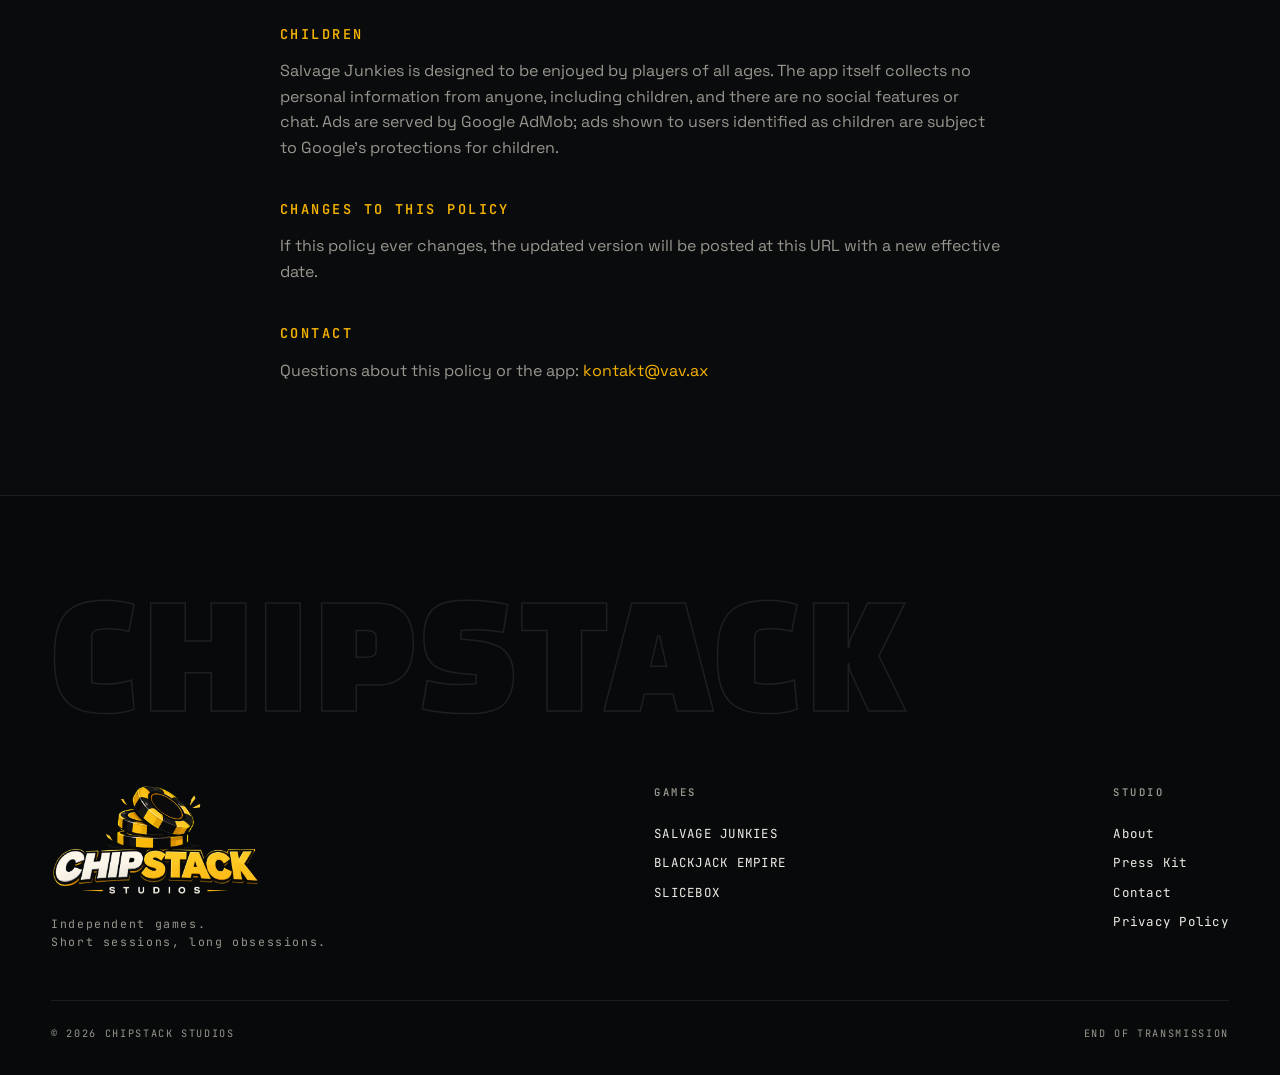
<file: privacy-salvage-junkies.html>
<!DOCTYPE html>
<html lang="en">
<head>
  <meta charset="UTF-8" />
  <meta name="viewport" content="width=device-width, initial-scale=1.0" />
  <title>SALVAGE JUNKIES · PRIVACY POLICY · CHIPSTACK STUDIOS</title>
  <meta name="description" content="Privacy policy for Salvage Junkies, a game by Chipstack Studios." />
  <link rel="icon" type="image/png" href="logo-icon.png" />
  <link rel="apple-touch-icon" href="img/apple-touch-icon.png" />
  <link rel="preconnect" href="https://fonts.googleapis.com" />
  <link rel="preconnect" href="https://fonts.gstatic.com" crossorigin />
  <link href="https://fonts.googleapis.com/css2?family=Changa+One&family=JetBrains+Mono:wght@400;600&family=Space+Grotesk:wght@400;500;600&display=swap" rel="stylesheet" />
  <link rel="stylesheet" href="css/style.css?v=2611b" />
</head>
<body>

  <nav class="site-nav" id="site-nav">
    <div class="container nav-inner">
      <a class="nav-logo" href="index.html" aria-label="Chipstack Studios home">
        <img class="nav-mark" src="logo.png" alt="Chipstack Studios" />
      </a>
      <div class="nav-right">
        <div class="nav-links" id="nav-links">
          <a href="index.html#games">GAMES</a>
          <a href="index.html#upcoming">CLASSIFIED</a>
          <a href="index.html#about">ABOUT</a>
          <a href="press.html">PRESS</a>
          <a href="mailto:kontakt@vav.ax">CONTACT</a>
        </div>
        <button class="nav-toggle" id="nav-toggle" aria-label="Toggle menu" aria-expanded="false">
          <span></span><span></span><span></span>
        </button>
      </div>
    </div>
  </nav>

  <main class="page-main">
    <div class="container prose">
      <a class="back-link" href="game.html?slug=salvage-junkies">
        <svg viewBox="0 0 16 16" width="12" height="12" aria-hidden="true"><path d="M2 8h10M8 3l5 5-5 5" stroke="currentColor" stroke-width="2" fill="none" stroke-linecap="square"/></svg>
        SALVAGE JUNKIES
      </a>
      <h1>PRIVACY POLICY</h1>
      <p class="updated">SALVAGE JUNKIES · LAST UPDATED OCTOBER 2026</p>

      <h2>THE SHORT VERSION</h2>
      <p>The game itself collects nothing. Everything it stores stays on your device. It shows ads served by Google AdMob and offers optional purchases through Google Play, and those services process some data under their own policies.</p>

      <h2>WHAT WE COLLECT OURSELVES</h2>
      <p>Nothing. The game has no accounts, no analytics, no tracking, and no servers run by us that receive your data.</p>

      <h2>WHAT STAYS ON YOUR DEVICE</h2>
      <p><strong>Save data.</strong> Your game progress is stored in the app's local storage on your device. It never leaves your phone. It is deleted when you uninstall the app (or when you use the in-game save wipe option).</p>
      <p><strong>Settings.</strong> Sound, haptics, and other options are stored locally the same way.</p>

      <h2>ADVERTISING (GOOGLE ADMOB)</h2>
      <p>The app shows ads provided by <strong>Google AdMob</strong>: banner, interstitial, and rewarded ads. To serve ads, Google may process data such as your device's advertising ID, IP address, device information, and ad interactions. This data is processed by Google under Google's own policies; we do not see or store it.</p>
      <p>Ads personalization is governed by your device settings and, where required (EEA/UK), by a consent prompt shown when the app first runs. You can reset or disable your advertising ID in your Android settings.</p>
      <p>Google's policy: <a href="https://policies.google.com/privacy">https://policies.google.com/privacy</a></p>

      <h2>IN-APP PURCHASES</h2>
      <p>Optional purchases are processed by <strong>Google Play</strong>. We never see or store your payment details; Google handles the entire transaction. The app only receives confirmation that a purchase succeeded so it can grant the item.</p>

      <h2>PERMISSIONS AND WHY THEY EXIST</h2>
      <p><strong>Microphone (RECORD_AUDIO).</strong> One optional gameplay mechanic asks you to blow into the microphone. The app analyzes live microphone volume in real time to drive that mechanic. Audio is processed on-device only; it is <strong>never recorded, stored, or transmitted</strong>, and the microphone is not used for any other purpose.</p>
      <p><strong>Audio settings (MODIFY_AUDIO_SETTINGS).</strong> Used so game audio behaves correctly.</p>
      <p><strong>Internet (INTERNET).</strong> Required to load ads and verify purchases.</p>
      <p><strong>Vibration.</strong> Haptic feedback only: it carries gameplay feedback, not data.</p>

      <h2>CHILDREN</h2>
      <p>Salvage Junkies is designed to be enjoyed by players of all ages. The app itself collects no personal information from anyone, including children, and there are no social features or chat. Ads are served by Google AdMob; ads shown to users identified as children are subject to Google's protections for children.</p>

      <h2>CHANGES TO THIS POLICY</h2>
      <p>If this policy ever changes, the updated version will be posted at this URL with a new effective date.</p>

      <h2>CONTACT</h2>
      <p>Questions about this policy or the app: <a href="mailto:kontakt@vav.ax">kontakt@vav.ax</a></p>
    </div>
  </main>

  <footer class="site-footer">
    <div class="container">
      <div class="footer-wordmark" data-scramble aria-hidden="true">CHIPSTACK</div>
      <div class="footer-grid">
        <div class="footer-brand">
          <a class="footer-logo-link" href="index.html">
            <img class="footer-logo" src="logo.png" alt="Chipstack Studios" />
          </a>
          <p class="mono-dim">Independent games.<br/>Short sessions, long obsessions.</p>
        </div>
        <div class="footer-col">
          <h4>GAMES</h4>
          <div id="footer-games"></div>
        </div>
        <div class="footer-col">
          <h4>STUDIO</h4>
          <a href="index.html#about">About</a>
          <a href="press.html">Press Kit</a>
          <a href="mailto:kontakt@vav.ax">Contact</a>
          <a href="privacy.html">Privacy Policy</a>
        </div>
      </div>
      <div class="footer-bottom">
        <span>&copy; <span id="year">2026</span> CHIPSTACK STUDIOS</span>
        <span>END OF TRANSMISSION</span>
      </div>
    </div>
  </footer>

  <script src="js/games.js?v=2611b"></script>
  <script src="js/main.js?v=2611b"></script>
</body>
</html>
</file>
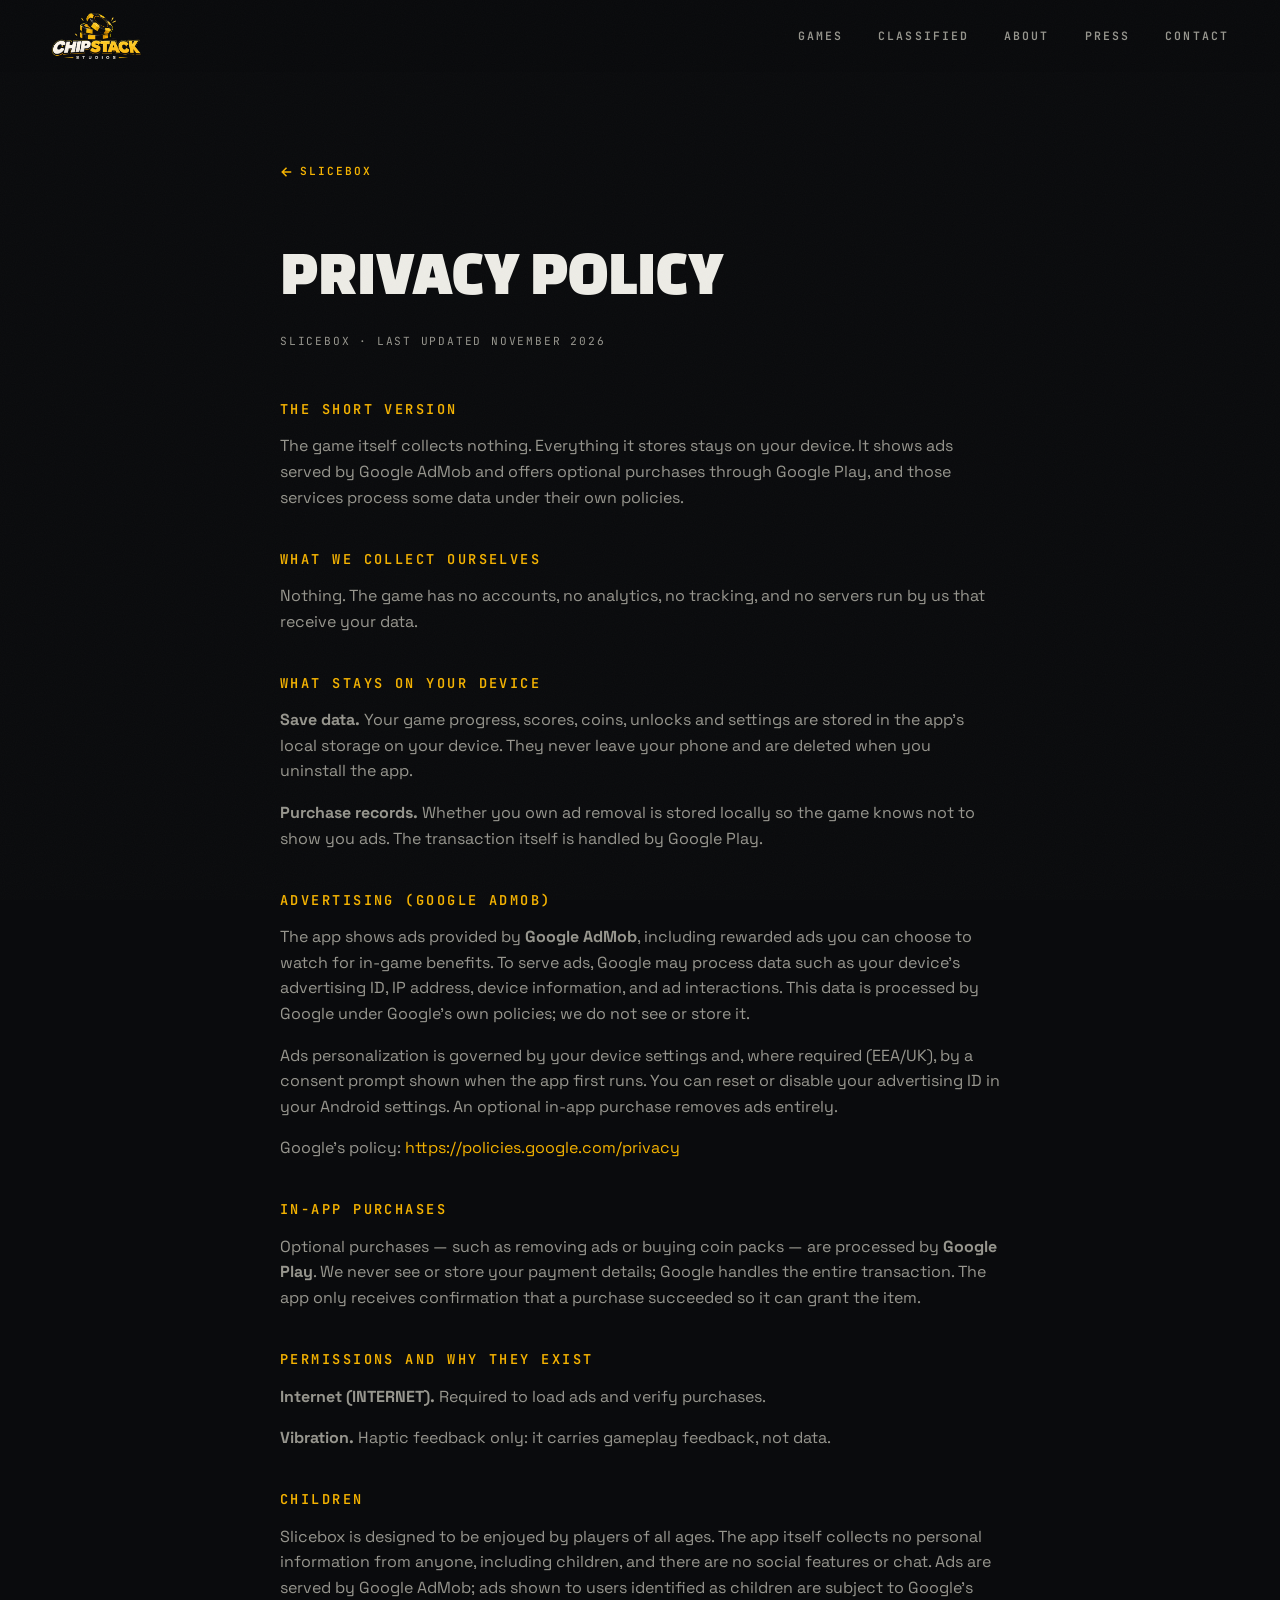
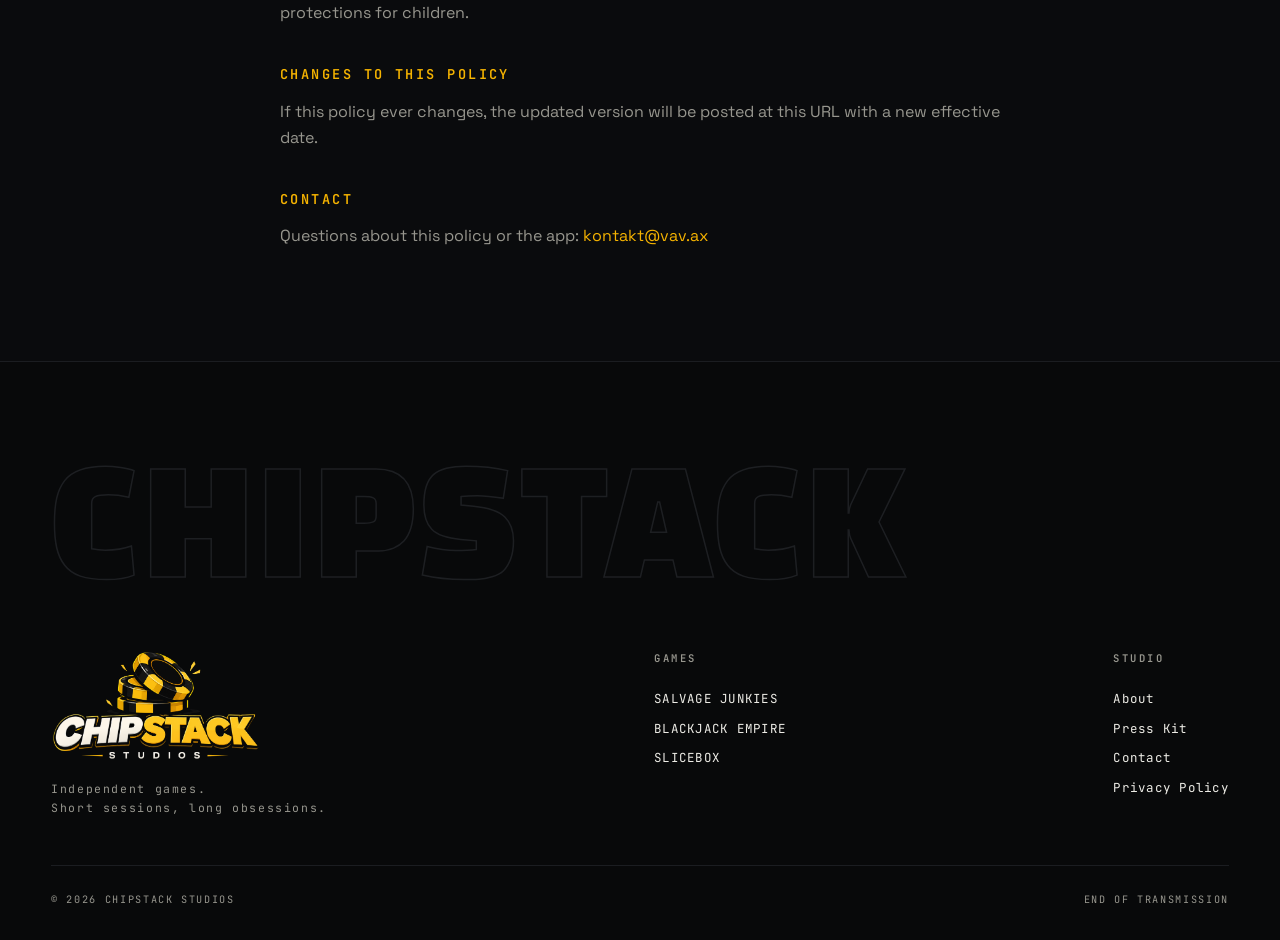
<file: privacy-slicebox.html>
<!DOCTYPE html>
<html lang="en">
<head>
  <meta charset="UTF-8" />
  <meta name="viewport" content="width=device-width, initial-scale=1.0" />
  <title>SLICEBOX · PRIVACY POLICY · CHIPSTACK STUDIOS</title>
  <meta name="description" content="Privacy policy for Slicebox, a game by Chipstack Studios." />
  <link rel="icon" type="image/png" href="logo-icon.png" />
  <link rel="apple-touch-icon" href="img/apple-touch-icon.png" />
  <link rel="preconnect" href="https://fonts.googleapis.com" />
  <link rel="preconnect" href="https://fonts.gstatic.com" crossorigin />
  <link href="https://fonts.googleapis.com/css2?family=Changa+One&family=JetBrains+Mono:wght@400;600&family=Space+Grotesk:wght@400;500;600&display=swap" rel="stylesheet" />
  <link rel="stylesheet" href="css/style.css?v=2611b" />
</head>
<body>

  <nav class="site-nav" id="site-nav">
    <div class="container nav-inner">
      <a class="nav-logo" href="index.html" aria-label="Chipstack Studios home">
        <img class="nav-mark" src="logo.png" alt="Chipstack Studios" />
      </a>
      <div class="nav-right">
        <div class="nav-links" id="nav-links">
          <a href="index.html#games">GAMES</a>
          <a href="index.html#upcoming">CLASSIFIED</a>
          <a href="index.html#about">ABOUT</a>
          <a href="press.html">PRESS</a>
          <a href="mailto:kontakt@vav.ax">CONTACT</a>
        </div>
        <button class="nav-toggle" id="nav-toggle" aria-label="Toggle menu" aria-expanded="false">
          <span></span><span></span><span></span>
        </button>
      </div>
    </div>
  </nav>

  <main class="page-main">
    <div class="container prose">
      <a class="back-link" href="game.html?slug=slicebox">
        <svg viewBox="0 0 16 16" width="12" height="12" aria-hidden="true"><path d="M2 8h10M8 3l5 5-5 5" stroke="currentColor" stroke-width="2" fill="none" stroke-linecap="square"/></svg>
        SLICEBOX
      </a>
      <h1>PRIVACY POLICY</h1>
      <p class="updated">SLICEBOX · LAST UPDATED NOVEMBER 2026</p>

      <h2>THE SHORT VERSION</h2>
      <p>The game itself collects nothing. Everything it stores stays on your device. It shows ads served by Google AdMob and offers optional purchases through Google Play, and those services process some data under their own policies.</p>

      <h2>WHAT WE COLLECT OURSELVES</h2>
      <p>Nothing. The game has no accounts, no analytics, no tracking, and no servers run by us that receive your data.</p>

      <h2>WHAT STAYS ON YOUR DEVICE</h2>
      <p><strong>Save data.</strong> Your game progress, scores, coins, unlocks and settings are stored in the app's local storage on your device. They never leave your phone and are deleted when you uninstall the app.</p>
      <p><strong>Purchase records.</strong> Whether you own ad removal is stored locally so the game knows not to show you ads. The transaction itself is handled by Google Play.</p>

      <h2>ADVERTISING (GOOGLE ADMOB)</h2>
      <p>The app shows ads provided by <strong>Google AdMob</strong>, including rewarded ads you can choose to watch for in-game benefits. To serve ads, Google may process data such as your device's advertising ID, IP address, device information, and ad interactions. This data is processed by Google under Google's own policies; we do not see or store it.</p>
      <p>Ads personalization is governed by your device settings and, where required (EEA/UK), by a consent prompt shown when the app first runs. You can reset or disable your advertising ID in your Android settings. An optional in-app purchase removes ads entirely.</p>
      <p>Google's policy: <a href="https://policies.google.com/privacy">https://policies.google.com/privacy</a></p>

      <h2>IN-APP PURCHASES</h2>
      <p>Optional purchases — such as removing ads or buying coin packs — are processed by <strong>Google Play</strong>. We never see or store your payment details; Google handles the entire transaction. The app only receives confirmation that a purchase succeeded so it can grant the item.</p>

      <h2>PERMISSIONS AND WHY THEY EXIST</h2>
      <p><strong>Internet (INTERNET).</strong> Required to load ads and verify purchases.</p>
      <p><strong>Vibration.</strong> Haptic feedback only: it carries gameplay feedback, not data.</p>

      <h2>CHILDREN</h2>
      <p>Slicebox is designed to be enjoyed by players of all ages. The app itself collects no personal information from anyone, including children, and there are no social features or chat. Ads are served by Google AdMob; ads shown to users identified as children are subject to Google's protections for children.</p>

      <h2>CHANGES TO THIS POLICY</h2>
      <p>If this policy ever changes, the updated version will be posted at this URL with a new effective date.</p>

      <h2>CONTACT</h2>
      <p>Questions about this policy or the app: <a href="mailto:kontakt@vav.ax">kontakt@vav.ax</a></p>
    </div>
  </main>

  <footer class="site-footer">
    <div class="container">
      <div class="footer-wordmark" data-scramble aria-hidden="true">CHIPSTACK</div>
      <div class="footer-grid">
        <div class="footer-brand">
          <a class="footer-logo-link" href="index.html">
            <img class="footer-logo" src="logo.png" alt="Chipstack Studios" />
          </a>
          <p class="mono-dim">Independent games.<br/>Short sessions, long obsessions.</p>
        </div>
        <div class="footer-col">
          <h4>GAMES</h4>
          <div id="footer-games"></div>
        </div>
        <div class="footer-col">
          <h4>STUDIO</h4>
          <a href="index.html#about">About</a>
          <a href="press.html">Press Kit</a>
          <a href="mailto:kontakt@vav.ax">Contact</a>
          <a href="privacy.html">Privacy Policy</a>
        </div>
      </div>
      <div class="footer-bottom">
        <span>&copy; <span id="year">2026</span> CHIPSTACK STUDIOS</span>
        <span>END OF TRANSMISSION</span>
      </div>
    </div>
  </footer>

  <script src="js/games.js?v=2611b"></script>
  <script src="js/main.js?v=2611b"></script>
</body>
</html>
</file>
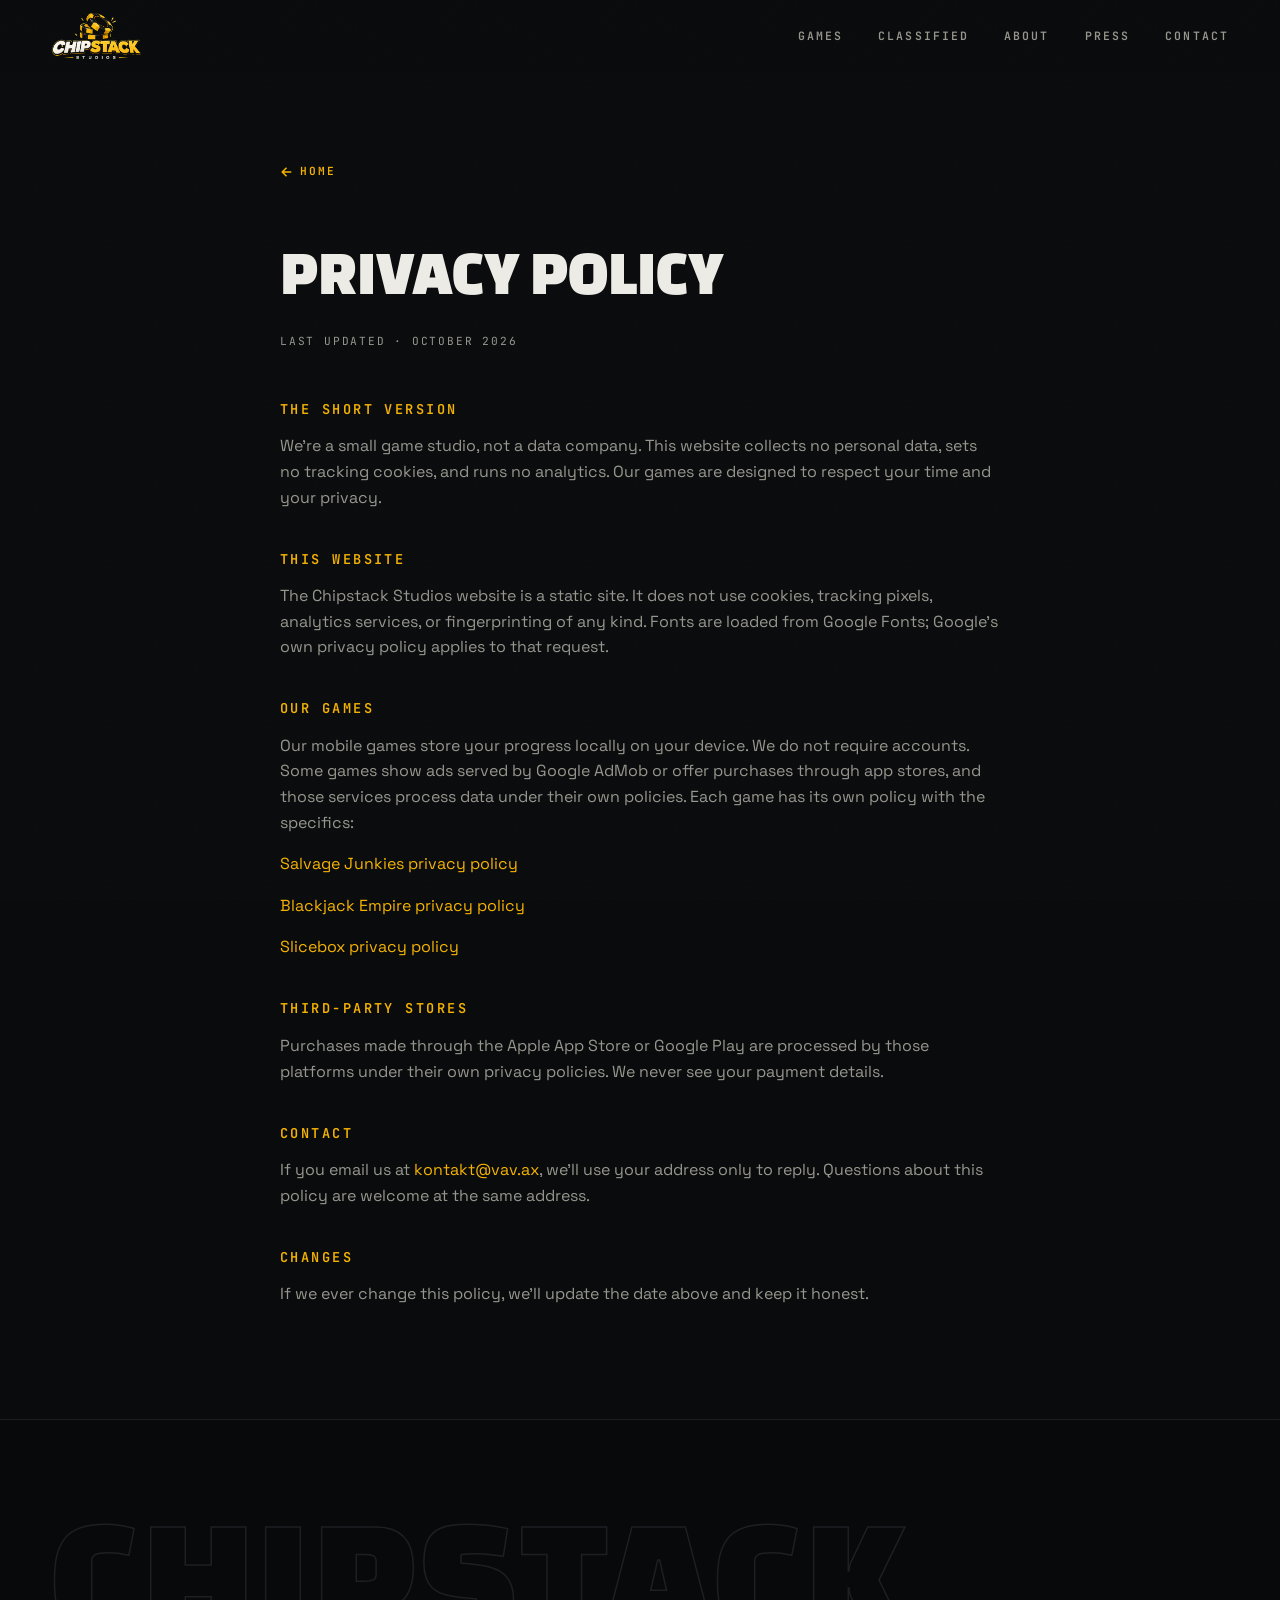
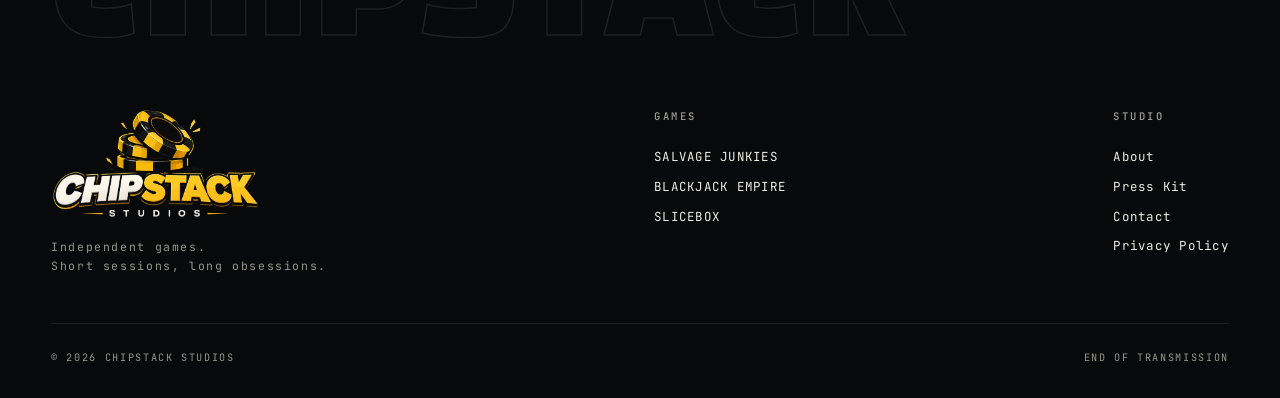
<file: privacy.html>
<!DOCTYPE html>
<html lang="en">
<head>
  <meta charset="UTF-8" />
  <meta name="viewport" content="width=device-width, initial-scale=1.0" />
  <title>PRIVACY POLICY · CHIPSTACK STUDIOS</title>
  <meta name="description" content="Privacy policy for Chipstack Studios." />
  <link rel="icon" type="image/png" href="logo-icon.png" />
  <link rel="apple-touch-icon" href="img/apple-touch-icon.png" />
  <link rel="preconnect" href="https://fonts.googleapis.com" />
  <link rel="preconnect" href="https://fonts.gstatic.com" crossorigin />
  <link href="https://fonts.googleapis.com/css2?family=Changa+One&family=JetBrains+Mono:wght@400;600&family=Space+Grotesk:wght@400;500;600&display=swap" rel="stylesheet" />
  <link rel="stylesheet" href="css/style.css?v=2611b" />
</head>
<body>

  <nav class="site-nav" id="site-nav">
    <div class="container nav-inner">
      <a class="nav-logo" href="index.html" aria-label="Chipstack Studios home">
        <img class="nav-mark" src="logo.png" alt="Chipstack Studios" />
      </a>
      <div class="nav-right">
        <div class="nav-links" id="nav-links">
          <a href="index.html#games">GAMES</a>
          <a href="index.html#upcoming">CLASSIFIED</a>
          <a href="index.html#about">ABOUT</a>
          <a href="press.html">PRESS</a>
          <a href="mailto:kontakt@vav.ax">CONTACT</a>
        </div>
        <button class="nav-toggle" id="nav-toggle" aria-label="Toggle menu" aria-expanded="false">
          <span></span><span></span><span></span>
        </button>
      </div>
    </div>
  </nav>

  <main class="page-main">
    <div class="container prose">
      <a class="back-link" href="index.html">
        <svg viewBox="0 0 16 16" width="12" height="12" aria-hidden="true"><path d="M2 8h10M8 3l5 5-5 5" stroke="currentColor" stroke-width="2" fill="none" stroke-linecap="square"/></svg>
        HOME
      </a>
      <h1>PRIVACY POLICY</h1>
      <p class="updated">LAST UPDATED · OCTOBER 2026</p>

      <h2>THE SHORT VERSION</h2>
      <p>We're a small game studio, not a data company. This website collects no personal data, sets no tracking cookies, and runs no analytics. Our games are designed to respect your time and your privacy.</p>

      <h2>THIS WEBSITE</h2>
      <p>The Chipstack Studios website is a static site. It does not use cookies, tracking pixels, analytics services, or fingerprinting of any kind. Fonts are loaded from Google Fonts; Google's own privacy policy applies to that request.</p>

      <h2>OUR GAMES</h2>
      <p>Our mobile games store your progress locally on your device. We do not require accounts. Some games show ads served by Google AdMob or offer purchases through app stores, and those services process data under their own policies. Each game has its own policy with the specifics:</p>
      <p><a href="privacy-salvage-junkies.html">Salvage Junkies privacy policy</a></p>
      <p><a href="privacy-policy-chip.html">Blackjack Empire privacy policy</a></p>
      <p><a href="privacy-slicebox.html">Slicebox privacy policy</a></p>

      <h2>THIRD-PARTY STORES</h2>
      <p>Purchases made through the Apple App Store or Google Play are processed by those platforms under their own privacy policies. We never see your payment details.</p>

      <h2>CONTACT</h2>
      <p>If you email us at <a href="mailto:kontakt@vav.ax">kontakt@vav.ax</a>, we'll use your address only to reply. Questions about this policy are welcome at the same address.</p>

      <h2>CHANGES</h2>
      <p>If we ever change this policy, we'll update the date above and keep it honest.</p>
    </div>
  </main>

  <footer class="site-footer">
    <div class="container">
      <div class="footer-wordmark" data-scramble aria-hidden="true">CHIPSTACK</div>
      <div class="footer-grid">
        <div class="footer-brand">
          <a class="footer-logo-link" href="index.html">
            <img class="footer-logo" src="logo.png" alt="Chipstack Studios" />
          </a>
          <p class="mono-dim">Independent games.<br/>Short sessions, long obsessions.</p>
        </div>
        <div class="footer-col">
          <h4>GAMES</h4>
          <div id="footer-games"></div>
        </div>
        <div class="footer-col">
          <h4>STUDIO</h4>
          <a href="index.html#about">About</a>
          <a href="press.html">Press Kit</a>
          <a href="mailto:kontakt@vav.ax">Contact</a>
          <a href="privacy.html">Privacy Policy</a>
        </div>
      </div>
      <div class="footer-bottom">
        <span>&copy; <span id="year">2026</span> CHIPSTACK STUDIOS</span>
        <span>END OF TRANSMISSION</span>
      </div>
    </div>
  </footer>

  <script src="js/games.js?v=2611b"></script>
  <script src="js/main.js?v=2611b"></script>
</body>
</html>
</file>
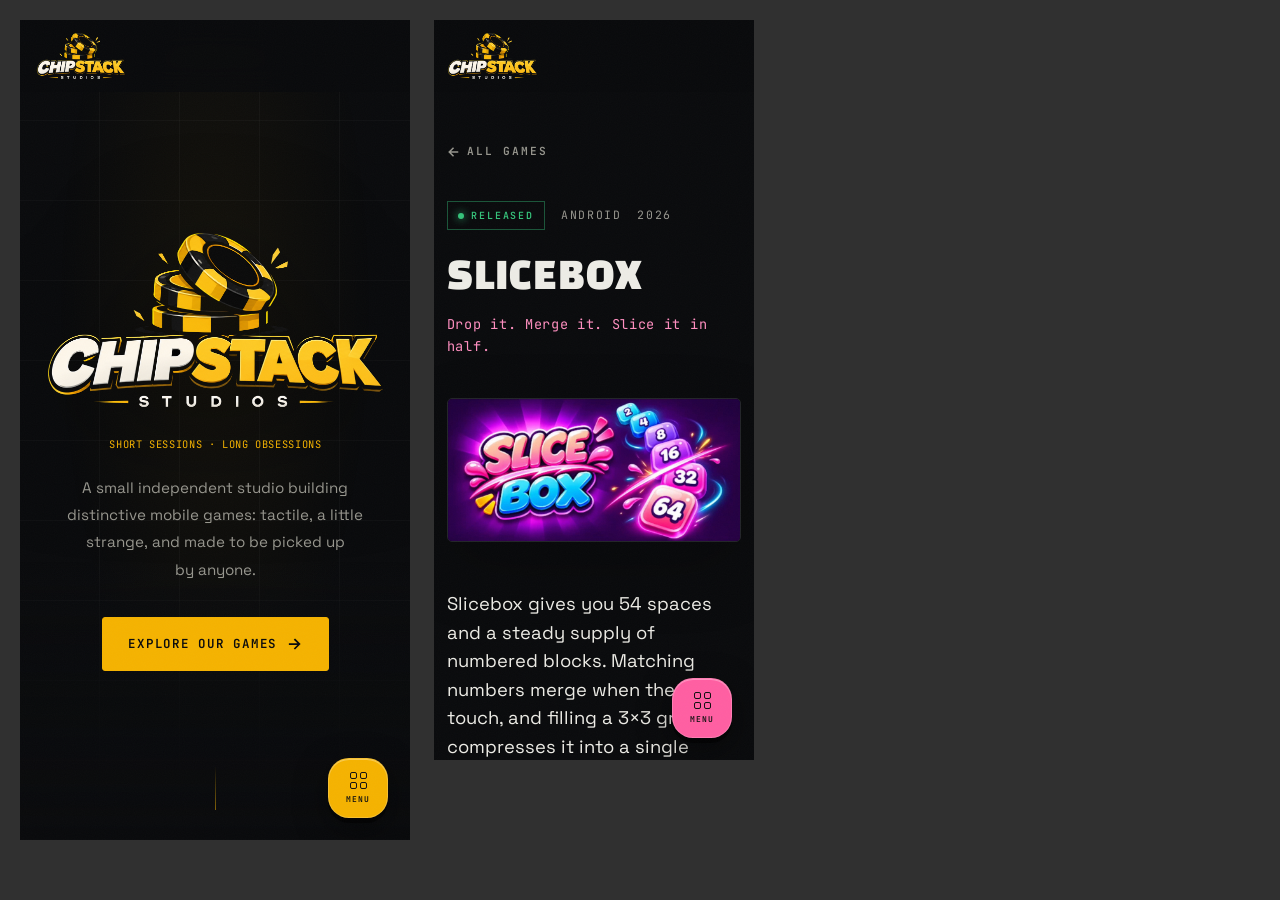
<file: responsive-preview.html>
<!doctype html><html><head><meta name="robots" content="noindex"><title>Responsive preview</title></head><body style="margin:0;background:#303030;display:flex;gap:24px;padding:20px"><iframe title="390 pixel mobile preview" src="index.html" style="width:390px;height:820px;border:0"></iframe><iframe title="320 pixel mobile preview" src="game.html?slug=slicebox" style="width:320px;height:740px;border:0"></iframe></body></html>
</file>
<file: css/style.css>
/* ============================================================
   CHIPSTACK STUDIOS · dark industrial identity
   ============================================================ */

:root {
  color-scheme: dark;
  --bg:        #0a0b0d;
  --bg-2:      #0e0f12;
  --panel:     #141519;
  --line:      #232529;
  --line-soft: #1b1d21;
  --text:      #edece6;
  --muted:     #97968e;
  --accent:    #f5b301;
  --accent-ink:rgb(245, 179, 1);
  --danger:    #ff6b2c;
  --nav-bg:      rgba(10,11,13,.78);
  --nav-menu-bg: rgba(10,11,13,.97);
  --footer-bg:   #08090a;
  --grid-line:   rgba(255,255,255,.028);
  --grain-op:    .045;

  --font-display: "Changa One", "Arial Black", sans-serif;
  --font-body:    "Space Grotesk", system-ui, -apple-system, sans-serif;
  --font-mono:    "JetBrains Mono", ui-monospace, "Cascadia Mono", monospace;

  --nav-h: 72px;
  --ease: cubic-bezier(.22, 1, .36, 1);
}

* { box-sizing: border-box; margin: 0; padding: 0; -webkit-tap-highlight-color: transparent; }

html {
  scroll-behavior: smooth;
  scroll-padding-top: calc(var(--nav-h) + 16px);
}

body {
  background: var(--bg);
  color: var(--text);
  font-family: var(--font-body);
  font-size: 16px;
  line-height: 1.6;
  overflow-x: hidden;
  -webkit-font-smoothing: antialiased;
}

/* film grain overlay */
body::after {
  content: "";
  position: fixed;
  inset: 0;
  z-index: 2000;
  pointer-events: none;
  opacity: var(--grain-op);
  background-image: url("data:image/svg+xml,%3Csvg xmlns='http://www.w3.org/2000/svg' width='160' height='160'%3E%3Cfilter id='n'%3E%3CfeTurbulence type='fractalNoise' baseFrequency='0.9' numOctaves='2'/%3E%3C/filter%3E%3Crect width='100%25' height='100%25' filter='url(%23n)'/%3E%3C/svg%3E");
}

::selection { background: var(--accent); color: #0a0b0d; }

::-webkit-scrollbar { width: 10px; }
::-webkit-scrollbar-track { background: var(--bg); }
::-webkit-scrollbar-thumb { background: #2a2c31; border: 2px solid var(--bg); }
::-webkit-scrollbar-thumb:hover { background: var(--accent); }

a { color: inherit; text-decoration: none; }
img, svg { display: block; max-width: 100%; }

:focus-visible { outline: 2px solid var(--accent); outline-offset: 3px; }

.container { width: min(1180px, 92%); margin-inline: auto; }

/* ---------- shared type ---------- */

.sr-only {
  position: absolute;
  width: 1px; height: 1px;
  padding: 0; margin: -1px;
  overflow: hidden;
  clip: rect(0 0 0 0);
  white-space: nowrap;
  border: 0;
}

.mono-dim {
  font-family: var(--font-mono);
  font-size: .72rem;
  letter-spacing: .14em;
  color: var(--muted);
}

.section-title {
  font-family: var(--font-display);
  font-size: clamp(2.4rem, 5.5vw, 4rem);
  line-height: .95;
  letter-spacing: .02em;
  font-weight: 400;
}

/* ---------- buttons ---------- */

.btn {
  display: inline-flex;
  align-items: center;
  gap: .7rem;
  font-family: var(--font-mono);
  font-size: .78rem;
  font-weight: 600;
  letter-spacing: .14em;
  padding: 1rem 1.6rem;
  border: 1px solid var(--text);
  cursor: pointer;
  transition: transform .25s var(--ease), box-shadow .25s var(--ease),
              background .25s var(--ease), color .25s var(--ease),
              border-color .25s var(--ease);
  user-select: none;
}

.btn svg { transition: transform .25s var(--ease); }
.btn:hover svg { transform: translateX(4px); }

.btn--solid {
  background: var(--accent);
  border-color: var(--accent);
  color: #0a0b0d;
}
.btn--solid:hover {
  transform: translate(-3px, -3px);
  box-shadow: 5px 5px 0 var(--text);
}

.btn--ghost {
  background: transparent;
  color: var(--text);
}
.btn--ghost:hover {
  border-color: var(--accent);
  color: var(--accent-ink);
  transform: translate(-3px, -3px);
  box-shadow: 5px 5px 0 rgba(245, 179, 1, .25);
}

.btn:active {
  transform: translate(0, 0);
  box-shadow: 1px 1px 0 var(--text);
  transition-duration: .05s;
}

.file-card:active, .op-card:active, .shot:active,
.kit-item:active, .res:active, .dossier:active {
  transform: rotate(0) scale(.96);
}
.game-card:active { transform: translateY(-2px); }
.upcoming-row:active { background: var(--panel); }
.nav-links a:active { color: var(--accent-ink); }

/* ---------- nav ---------- */

.site-nav {
  position: fixed;
  inset: 0 0 auto 0;
  z-index: 100;
  height: var(--nav-h);
  background: var(--nav-bg);
  backdrop-filter: blur(14px);
  -webkit-backdrop-filter: blur(14px);
  border-bottom: 1px solid transparent;
  transition: border-color .3s;
}
.site-nav.scrolled { border-bottom-color: var(--line-soft); }

.nav-inner {
  height: var(--nav-h);
  display: flex;
  align-items: center;
  justify-content: space-between;
}

.nav-logo {
  display: inline-flex;
  align-items: center;
  gap: .7rem;
}
.nav-mark { height: 48px; width: auto; }

.nav-links {
  display: flex;
  align-items: center;
  gap: 2.2rem;
}
.nav-links a {
  font-family: var(--font-mono);
  font-size: .72rem;
  font-weight: 600;
  letter-spacing: .18em;
  color: var(--muted);
  position: relative;
  padding: .4rem 0;
  transition: color .2s;
}
.nav-links a::after {
  content: "";
  position: absolute;
  left: 0; bottom: 0;
  width: 0; height: 2px;
  background: var(--accent);
  transition: width .25s var(--ease);
}
.nav-links a:hover { color: var(--text); }
.nav-links a:hover::after { width: 100%; }

.nav-right {
  display: flex;
  align-items: center;
  gap: 2rem;
}

/* circular-reveal page transitions (cross-document View Transitions) */
@view-transition { navigation: auto; }
::view-transition-old(root),
::view-transition-new(root) {
  animation: none;
  mix-blend-mode: normal;
}
::view-transition-old(root) { z-index: 1; }
::view-transition-new(root) { z-index: 9999; }

.nav-toggle {
  display: none;
  flex-direction: column;
  gap: 5px;
  background: none;
  border: 0;
  cursor: pointer;
  padding: 8px;
}
.nav-toggle span {
  display: block;
  width: 24px; height: 2px;
  background: var(--text);
  transition: transform .3s var(--ease), opacity .2s;
}
.nav-open .nav-toggle span:nth-child(1) { transform: translateY(7px) rotate(45deg); }
.nav-open .nav-toggle span:nth-child(2) { opacity: 0; }
.nav-open .nav-toggle span:nth-child(3) { transform: translateY(-7px) rotate(-45deg); }

/* ---------- hero ---------- */

.hero {
  position: relative;
  min-height: 100svh;
  display: flex;
  align-items: center;
  justify-content: center;
  padding: calc(var(--nav-h) + 2rem) 0 4rem;
  overflow: hidden;
}

.hero-bg {
  position: absolute;
  inset: 0;
  background:
    repeating-linear-gradient(0deg, transparent 0 79px, var(--grid-line) 79px 80px),
    repeating-linear-gradient(90deg, transparent 0 79px, var(--grid-line) 79px 80px);
}
.hero-bg::after {
  content: "";
  position: absolute;
  left: 0; right: 0; bottom: 0;
  height: 34%;
  background: linear-gradient(to bottom, transparent, var(--bg));
}

.hero-stage {
  position: relative;
  z-index: 1;
  display: flex;
  flex-direction: column;
  align-items: center;
  text-align: center;
  gap: 1.6rem;
  width: min(1180px, 92%);
  will-change: transform, opacity;
}

.hero-logo {
  width: min(600px, 86vw);
  animation: hero-in 1.1s var(--ease) .1s both;
}
@keyframes hero-in {
  from {
    opacity: 0;
    transform: translateY(22px) scale(.95);
    filter: blur(10px) drop-shadow(0 30px 60px rgba(0,0,0,.55));
  }
  to {
    opacity: 1;
    transform: translateY(0) scale(1);
    filter: blur(0) drop-shadow(0 30px 60px rgba(0,0,0,.55));
  }
}

.hero-fade {
  display: flex;
  flex-direction: column;
  align-items: center;
  gap: 1.3rem;
  animation: hero-fade-in .9s var(--ease) .55s both;
}
@keyframes hero-fade-in {
  from { opacity: 0; transform: translateY(12px); }
  to   { opacity: 1; transform: translateY(0); }
}

.hero-tag {
  font-family: var(--font-mono);
  font-size: clamp(.85rem, 1.6vw, 1.05rem);
  color: var(--accent-ink);
  letter-spacing: .04em;
  max-width: 52ch;
}

.hero-intro {
  color: var(--muted);
  max-width: 46ch;
  font-size: 1.02rem;
}

.hero-fade .btn { margin-top: .8rem; }

/* ---------- sections ---------- */

.section { padding: clamp(4.5rem, 9vw, 8rem) 0; }
.section--alt { background: var(--bg-2); border-block: 1px solid var(--line-soft); }

.section-head {
  display: flex;
  align-items: flex-end;
  justify-content: space-between;
  gap: 2rem;
  margin-bottom: clamp(2.5rem, 5vw, 4rem);
}
.section-note {
  font-family: var(--font-mono);
  font-size: .7rem;
  letter-spacing: .12em;
  color: var(--muted);
  text-align: right;
  line-height: 1.7;
}

/* ---------- game cards ---------- */

.games-grid {
  display: grid;
  grid-template-columns: 1fr 1fr;
  gap: clamp(1.2rem, 3vw, 2rem);
}

.game-card {
  --game-accent: var(--accent);
  background: var(--panel);
  border: 1px solid var(--line);
  display: flex;
  flex-direction: column;
  transition: transform .35s var(--ease), border-color .35s var(--ease);
}
.game-card:hover {
  transform: translateY(-6px);
  border-color: var(--game-accent);
}

.game-card-art {
  display: block;
  aspect-ratio: 16 / 10;
  overflow: hidden;
  border-bottom: 1px solid var(--line);
  position: relative;
}
.game-card-art svg,
.game-card-art img {
  width: 100%; height: 100%;
  transition: transform .6s var(--ease);
}
.game-card-art img { object-fit: cover; object-position: center 40%; }
.game-card:hover .game-card-art svg,
.game-card:hover .game-card-art img { transform: scale(1.045); }

.game-card-body {
  padding: clamp(1.4rem, 3vw, 2rem);
  display: flex;
  flex-direction: column;
  gap: 1rem;
  flex: 1;
}

.game-card-meta {
  display: flex;
  align-items: center;
  gap: .9rem;
  flex-wrap: wrap;
}

.status {
  display: inline-flex;
  align-items: center;
  gap: .45rem;
  font-family: var(--font-mono);
  font-size: .62rem;
  font-weight: 600;
  letter-spacing: .18em;
  padding: .35rem .65rem;
  border: 1px solid;
}
.status::before {
  content: "";
  width: 6px; height: 6px;
  border-radius: 50%;
  background: currentColor;
}
.status--released { color: #35c27a; border-color: rgba(53,194,122,.4); }
.status--released::before { box-shadow: 0 0 8px #35c27a; }
.status--dev { color: var(--accent-ink); border-color: color-mix(in srgb, var(--accent-ink) 40%, transparent); }
.status--dev::before { animation: pulse 1.6s ease-in-out infinite; }
.status--stealth { color: var(--muted); border-color: var(--line); }
@keyframes pulse { 50% { opacity: .3; } }

.game-card-title {
  font-family: var(--font-display);
  font-weight: 400;
  font-size: clamp(1.8rem, 3.4vw, 2.6rem);
  letter-spacing: .02em;
  line-height: 1;
}

.game-card-desc { color: var(--muted); font-size: .95rem; max-width: 52ch; }

.game-card-foot {
  margin-top: auto;
  padding-top: 1.2rem;
  border-top: 1px solid var(--line-soft);
  display: flex;
  align-items: center;
  gap: .75rem;
  flex-wrap: wrap;
}

/* ---------- upcoming ---------- */

.upcoming-list { border-top: 1px solid var(--line); }

.upcoming-row {
  --game-accent: var(--accent);
  display: grid;
  grid-template-columns: auto 1fr auto auto;
  align-items: center;
  gap: clamp(1rem, 4vw, 2.5rem);
  padding: 1.6rem .8rem;
  border-bottom: 1px solid var(--line);
  transition: background .25s, padding-left .3s var(--ease);
}
.upcoming-row:hover { background: var(--panel); padding-left: 1.4rem; }

.upcoming-idx {
  font-family: var(--font-mono);
  font-size: .72rem;
  color: var(--muted);
  letter-spacing: .2em;
}
.upcoming-title {
  font-family: var(--font-display);
  font-weight: 400;
  font-size: clamp(1.3rem, 3vw, 2rem);
  letter-spacing: .02em;
  transition: color .25s;
}
.upcoming-row:hover .upcoming-title { color: var(--game-accent); }
.upcoming-plat {
  font-family: var(--font-mono);
  font-size: .68rem;
  letter-spacing: .14em;
  color: var(--muted);
}
.upcoming-arrow {
  font-family: var(--font-mono);
  color: var(--muted);
  transition: transform .3s var(--ease), color .25s;
}
.upcoming-row:hover .upcoming-arrow { transform: translateX(6px); color: var(--game-accent); }

/* ---------- about ---------- */

.about-grid {
  display: grid;
  grid-template-columns: 1.25fr .75fr;
  gap: clamp(2.5rem, 6vw, 5rem);
  align-items: start;
}

.about-lede {
  font-size: clamp(1.35rem, 2.6vw, 1.9rem);
  font-weight: 500;
  line-height: 1.4;
  margin-bottom: 1.8rem;
}
.about-lede em {
  font-style: normal;
  color: var(--accent-ink);
}
.about-body { color: var(--muted); margin-bottom: 1.2rem; max-width: 58ch; }
.about-body em { font-style: normal; color: var(--accent-ink); }
.about-status { font-size: .7rem; letter-spacing: .14em; margin-top: 2rem; }
.about-press { margin-top: .6rem; display: inline-flex; }

.facts { border-top: 1px solid var(--line); }
.fact {
  display: flex;
  justify-content: space-between;
  gap: 1rem;
  padding: 1rem .2rem;
  border-bottom: 1px solid var(--line);
  font-family: var(--font-mono);
  font-size: .72rem;
  letter-spacing: .16em;
}
.fact dt { color: var(--muted); }
.fact dd { font-weight: 600; text-align: right; }

/* ---------- footer ---------- */

.site-footer {
  border-top: 1px solid var(--line-soft);
  background: var(--footer-bg);
  padding: clamp(3rem, 6vw, 5rem) 0 2rem;
  overflow: hidden;
}

.footer-wordmark {
  font-family: var(--font-display);
  font-size: clamp(4rem, 13.5vw, 12rem);
  line-height: .9;
  letter-spacing: .02em;
  color: transparent;
  -webkit-text-stroke: 1.5px var(--line);
  user-select: none;
  margin-bottom: clamp(2rem, 5vw, 3.5rem);
  transition: -webkit-text-stroke-color .4s;
}
.footer-wordmark:hover { -webkit-text-stroke-color: rgba(245,179,1,.45); }

.footer-grid {
  display: flex;
  justify-content: space-between;
  flex-wrap: wrap;
  gap: 2.5rem;
  padding-bottom: 3rem;
}
.footer-brand { max-width: 300px; display: flex; flex-direction: column; gap: 1.2rem; }
.footer-logo-link { display: inline-block; }
.footer-logo { width: 210px; height: auto; transition: transform .3s var(--ease); }
.footer-logo-link:hover .footer-logo { transform: translateY(-3px); }

.footer-col h4 {
  font-family: var(--font-mono);
  font-size: .66rem;
  font-weight: 600;
  letter-spacing: .24em;
  color: var(--muted);
  margin-bottom: 1.1rem;
}
.footer-col a {
  display: block;
  font-family: var(--font-mono);
  font-size: .78rem;
  letter-spacing: .1em;
  color: var(--text);
  padding: .3rem 0;
  transition: color .2s, transform .25s var(--ease);
}
.footer-col a:hover { color: var(--accent-ink); transform: translateX(4px); }

.footer-bottom {
  display: flex;
  justify-content: space-between;
  flex-wrap: wrap;
  gap: .8rem;
  border-top: 1px solid var(--line-soft);
  padding-top: 1.6rem;
  font-family: var(--font-mono);
  font-size: .64rem;
  letter-spacing: .16em;
  color: var(--muted);
}

/* ---------- game detail page ---------- */

.page-main { padding-top: var(--nav-h); min-height: 100vh; }

.game-hero { padding: clamp(3rem, 7vw, 5.5rem) 0 clamp(2.5rem, 5vw, 4rem); }
.back-link {
  display: inline-flex;
  align-items: center;
  gap: .5rem;
  font-family: var(--font-mono);
  font-size: .7rem;
  font-weight: 600;
  letter-spacing: .18em;
  color: var(--muted);
  margin-bottom: 2.5rem;
  transition: color .2s;
}
.back-link:hover { color: var(--accent-ink); }
.back-link svg { transform: rotate(180deg); }

.game-hero-meta {
  display: flex;
  align-items: center;
  gap: 1rem;
  flex-wrap: wrap;
  margin-bottom: 1.4rem;
}
.game-hero-title {
  font-family: var(--font-display);
  font-weight: 400;
  font-size: clamp(2.8rem, 8vw, 6.5rem);
  line-height: .95;
  letter-spacing: .02em;
  margin-bottom: 1.2rem;
}
.game-hero-tag {
  font-family: var(--font-mono);
  color: var(--accent-ink);
  font-size: clamp(.85rem, 1.6vw, 1rem);
  letter-spacing: .05em;
  max-width: 60ch;
}
.sim-chip {
  display: inline-block;
  font-family: var(--font-mono);
  font-size: .62rem;
  font-weight: 600;
  letter-spacing: .18em;
  color: var(--muted);
  border: 1px solid var(--line);
  padding: .5rem .8rem;
  margin-top: 1.1rem;
}

.game-banner {
  border: 1px solid var(--line);
  overflow: hidden;
}
.game-banner svg { width: 100%; height: auto; }
.game-banner img {
  display: block;
  width: 100%;
  height: auto;
}

.game-detail-grid {
  display: grid;
  grid-template-columns: 1.4fr .6fr;
  gap: clamp(2.5rem, 6vw, 5rem);
  padding: clamp(3rem, 6vw, 5rem) 0;
}
.game-desc p { color: var(--muted); margin-bottom: 1.3rem; max-width: 62ch; }
.game-desc p:first-child { color: var(--text); font-size: 1.15rem; line-height: 1.55; }

.game-sidebar { display: flex; flex-direction: column; gap: 2rem; }
.sidebar-block { border: 1px solid var(--line); padding: 1.5rem; }
.sidebar-block h4 {
  font-family: var(--font-mono);
  font-size: .64rem;
  font-weight: 600;
  letter-spacing: .24em;
  color: var(--muted);
  margin-bottom: 1rem;
}
.sidebar-block .fact { padding: .8rem 0; }
.sidebar-block .fact:first-of-type { border-top: 0; }
.sidebar-block .fact:last-child { border-bottom: 0; padding-bottom: 0; }
.sidebar-block .btn { width: 100%; justify-content: center; margin-top: .6rem; }

.feature-grid {
  display: grid;
  grid-template-columns: repeat(3, 1fr);
  gap: 1px;
  background: var(--line);
  border: 1px solid var(--line);
  margin-top: 1.5rem;
}
.feature {
  background: var(--panel);
  padding: 1.6rem;
}
.feature-num {
  font-family: var(--font-mono);
  font-size: .66rem;
  letter-spacing: .2em;
  color: var(--accent-ink);
  display: block;
  margin-bottom: .8rem;
}
.feature h5 {
  font-family: var(--font-body);
  font-size: .95rem;
  font-weight: 600;
  letter-spacing: .04em;
  margin-bottom: .5rem;
}
.feature p { font-size: .85rem; color: var(--muted); }

/* ---------- game page: pitch + loop ---------- */

.pitch {
  max-width: 860px;
  padding-top: clamp(2.5rem, 6vw, 4.5rem);
}
.pitch p {
  font-size: clamp(1.1rem, 2.2vw, 1.45rem);
  font-weight: 500;
  line-height: 1.45;
  color: var(--muted);
  margin-bottom: 1.2rem;
}
.pitch-lede {
  font-size: clamp(1.5rem, 3.4vw, 2.3rem) !important;
  line-height: 1.3 !important;
  color: var(--text) !important;
}

.loop-strip {
  display: flex;
  flex-wrap: wrap;
  align-items: stretch;
  border: 1px solid var(--line);
  background: var(--panel);
  margin-top: 1rem;
}
.loop-step {
  display: flex;
  align-items: center;
  gap: .6rem;
  font-family: var(--font-mono);
  font-size: .68rem;
  font-weight: 600;
  letter-spacing: .14em;
  padding: .95rem 1rem;
  white-space: nowrap;
}
.loop-step b { color: var(--accent-ink); font-weight: 600; }
.loop-step:last-child { color: var(--accent-ink); }
.loop-sep {
  display: flex;
  align-items: center;
  color: var(--line);
  font-family: var(--font-mono);
}

/* bench verbs */
.verb-row {
  display: flex;
  flex-wrap: wrap;
  gap: .5rem;
  margin-top: 1.9rem;
}
.verb {
  font-family: var(--font-mono);
  font-size: .62rem;
  font-weight: 600;
  letter-spacing: .18em;
  color: var(--muted);
  border: 1px solid var(--line);
  padding: .45rem .7rem;
  transition: color .2s, border-color .2s;
}
.verb:hover { color: var(--accent-ink); border-color: var(--accent); }

/* gameplay stills */
.shot-strip {
  display: grid;
  grid-template-columns: repeat(3, 1fr);
  gap: 1.3rem;
  padding-bottom: clamp(3rem, 6vw, 5rem);
}
.shot {
  border: 1px solid var(--line);
  background: var(--panel);
  padding: .55rem;
  transition: transform .3s var(--ease), border-color .3s;
}
.shot:nth-child(odd)  { transform: rotate(-.6deg); }
.shot:nth-child(even) { transform: rotate(.5deg); }
.shot:hover { transform: rotate(0) translateY(-4px); border-color: var(--accent); }
.shot img {
  display: block;
  width: 100%;
  aspect-ratio: 3 / 4;
  object-fit: cover;
  object-position: top;
}

.shot-strip--portrait .shot img { aspect-ratio: 688 / 1445; object-fit: contain; object-position: center; }

/* junk ladder */
.loop-strip--ladder { margin-top: 0; }
.ladder-caption {
  font-size: clamp(1.15rem, 2.4vw, 1.6rem);
  font-weight: 500;
  line-height: 1.4;
  max-width: 56ch;
  margin-top: 2rem;
}

/* ---------- game page: world / dossier ---------- */

.world-intro {
  font-size: 1.15rem;
  line-height: 1.55;
  max-width: 62ch;
  margin-bottom: .5rem;
}
.world-map {
  border: 1px solid var(--line);
  background: var(--panel);
  margin: 2.2rem 0 .5rem;
}
.world-map img { display: block; width: 100%; }
.world-map figcaption {
  font-family: var(--font-mono);
  font-size: .6rem;
  font-weight: 600;
  letter-spacing: .22em;
  color: var(--muted);
  border-top: 1px solid var(--line);
  padding: .75rem 1rem;
}
.world-sub {
  font-family: var(--font-mono);
  font-size: .68rem;
  font-weight: 600;
  letter-spacing: .24em;
  color: var(--accent-ink);
  margin: 2.8rem 0 1.3rem;
}

.file-grid {
  display: grid;
  grid-template-columns: repeat(5, 1fr);
  gap: 1.3rem;
}
.file-card {
  background: var(--panel);
  border: 1px solid var(--line);
  padding: 1.15rem;
  padding-top: 1.5rem;
  position: relative;
  transition: transform .3s var(--ease), border-color .3s;
}
.file-card::before {
  content: "";
  position: absolute;
  top: -10px;
  left: 50%;
  width: 76px;
  height: 20px;
  background: rgba(245, 179, 1, .32);
  border-left: 1px dashed rgba(255,255,255,.25);
  border-right: 1px dashed rgba(255,255,255,.25);
  transform: translateX(-50%) rotate(-2.5deg);
}
.file-card:nth-child(odd)  { transform: rotate(-.5deg); }
.file-card:nth-child(even) { transform: rotate(.55deg); }
.file-card:hover { transform: rotate(0) translateY(-4px); border-color: var(--accent); }

/* personnel files on the about page */

.personnel {
  display: grid;
  grid-template-columns: 1fr 1fr;
  gap: 1rem;
  margin-bottom: 1.8rem;
}
.op-card {
  background: var(--panel);
  border: 1px solid var(--line);
  padding: .7rem .7rem .8rem;
  position: relative;
  transition: transform .3s var(--ease), border-color .3s;
}
.op-card::before {
  content: "";
  position: absolute;
  top: -10px;
  left: 50%;
  width: 60px;
  height: 18px;
  background: rgba(245, 179, 1, .32);
  border-left: 1px dashed rgba(255,255,255,.25);
  border-right: 1px dashed rgba(255,255,255,.25);
  transform: translateX(-50%) rotate(-2.5deg);
}
.op-card:nth-child(odd)  { transform: rotate(-1deg); }
.op-card:nth-child(even) { transform: rotate(.8deg); }
.op-card:hover { transform: rotate(0) translateY(-4px); border-color: var(--accent); }
.op-card img { width: 100%; aspect-ratio: 4/5; object-fit: cover; display: block; }
.op-card figcaption { font-family: var(--font-mono); text-align: center; padding-top: .75rem; }
.op-card figcaption b { display: block; font-weight: 600; font-size: .8rem; letter-spacing: .14em; }
.op-card figcaption span { display: block; margin-top: .3rem; font-size: .62rem; letter-spacing: .12em; color: var(--accent-ink); }

.file-card-head {
  display: flex;
  align-items: center;
  gap: .9rem;
  margin-bottom: .9rem;
}
.file-face {
  width: 52px; height: 52px;
  flex: none;
  display: flex;
  align-items: center;
  justify-content: center;
  border: 1px solid var(--line);
  background: var(--bg-2);
  font-family: var(--font-display);
  font-size: 1.35rem;
  color: var(--accent);
  overflow: hidden;
}
.file-face img { width: 100%; height: 100%; object-fit: cover; }
.file-card h5 {
  font-family: var(--font-display);
  font-weight: 400;
  font-size: 1.15rem;
  letter-spacing: .03em;
}
.file-tag {
  font-family: var(--font-mono);
  font-size: .58rem;
  font-weight: 600;
  letter-spacing: .16em;
  color: var(--accent-ink);
}
.file-card p { font-size: .88rem; color: var(--muted); }

.places {
  margin-top: .4rem;
  display: grid;
  grid-template-columns: 1fr 1fr;
  gap: 1.3rem;
}
.place {
  border: 1px solid var(--line);
  background: var(--panel);
  overflow: hidden;
}
.place-map img {
  display: block;
  width: 100%;
  aspect-ratio: 16 / 8;
  object-fit: cover;
}
.place-body { padding: 1.4rem 1.5rem 1.6rem; }
.place-name {
  font-family: var(--font-display);
  font-weight: 400;
  font-size: 1.35rem;
  letter-spacing: .03em;
  margin-bottom: .6rem;
}
.place p { color: var(--muted); max-width: 64ch; }
.place-res {
  display: flex;
  flex-direction: column;
  gap: .35rem;
  margin-top: 1.4rem;
  padding-top: 1rem;
  border-top: 1px dashed var(--line);
}
.res {
  display: flex;
  align-items: center;
  gap: .8rem;
  padding: .45rem .5rem;
  transition: background .2s;
}
.res[data-ci] { cursor: pointer; }
.res[data-ci]:hover { background: var(--bg-2); }
.res img {
  width: 50px;
  height: 50px;
  border: 1px solid var(--line);
  object-fit: cover;
  flex: none;
}
.res b {
  display: block;
  font-family: var(--font-display);
  font-weight: 400;
  font-size: 1rem;
  letter-spacing: .03em;
}
.res span {
  display: block;
  font-family: var(--font-mono);
  font-size: .55rem;
  font-weight: 600;
  letter-spacing: .14em;
  color: var(--accent-ink);
}
.world-travel { grid-column: 1 / -1; }

/* ---------- character dossier sheet ---------- */

.file-card[data-ci] { cursor: pointer; }

.char-modal {
  position: fixed;
  inset: 0;
  z-index: 300;
  display: flex;
  align-items: center;
  justify-content: center;
  padding: 4%;
  visibility: hidden;
}
.char-modal.open { visibility: visible; }
.char-back {
  position: absolute;
  inset: 0;
  background: rgba(0, 0, 0, .75);
  opacity: 0;
  transition: opacity .3s;
}
.char-modal.open .char-back { opacity: 1; }
.char-sheet {
  position: relative;
  display: grid;
  grid-template-columns: 290px 1fr;
  width: 100%;
  max-width: 740px;
  background: var(--panel);
  border: 1px solid var(--line);
  border-left: 4px solid var(--accent);
  box-shadow: 0 30px 80px rgba(0, 0, 0, .6);
  opacity: 0;
  transform: rotate(3.5deg) translateY(40px) scale(.94);
  transition: opacity .35s, transform .45s var(--ease);
}
.char-modal.open .char-sheet { opacity: 1; transform: none; }
.char-sheet::before {
  content: "";
  position: absolute;
  top: -11px;
  left: 50%;
  width: 90px;
  height: 22px;
  background: rgba(245, 179, 1, .32);
  border-left: 1px dashed rgba(255, 255, 255, .25);
  border-right: 1px dashed rgba(255, 255, 255, .25);
  transform: translateX(-50%) rotate(-2deg);
}
.char-img {
  border-right: 1px solid var(--line);
  background: var(--bg-2);
  display: flex;
  align-items: center;
  justify-content: center;
  overflow: hidden;
}
.char-img img {
  display: block;
  width: 100%;
  height: 100%;
  object-fit: cover;
}
.char-letter {
  font-family: var(--font-display);
  font-size: 4rem;
  color: var(--accent);
}
.char-body { padding: 2rem 2.2rem; }
#cm-name {
  font-family: var(--font-display);
  font-weight: 400;
  font-size: 2rem;
  letter-spacing: .03em;
  margin: .4rem 0 1.1rem;
}
#cm-notes {
  list-style: none;
  padding: 0;
  margin: 0 0 1.4rem;
}
#cm-notes li {
  font-size: .88rem;
  color: var(--muted);
  padding: .45rem 0 .45rem 1.4rem;
  border-bottom: 1px dashed var(--line);
  position: relative;
}
#cm-notes li:last-child { border-bottom: 0; }
#cm-notes li::before {
  content: "»";
  position: absolute;
  left: 0;
  color: var(--accent-ink);
  font-family: var(--font-mono);
}
#cm-quote {
  font-family: var(--font-display);
  font-weight: 400;
  font-size: 1.15rem;
  line-height: 1.35;
  color: var(--text);
  margin: 0;
}
.char-close {
  position: absolute;
  top: 0;
  right: 0;
  width: 40px;
  height: 40px;
  border: 0;
  border-left: 1px solid var(--line);
  border-bottom: 1px solid var(--line);
  background: var(--bg-2);
  color: var(--muted);
  font-family: var(--font-mono);
  font-size: 1.1rem;
  cursor: pointer;
  transition: color .2s, background .2s;
}
.char-close:hover { color: var(--bg); background: var(--accent); }

@media (max-width: 640px) {
  .char-sheet { grid-template-columns: 1fr; max-height: 88vh; overflow: auto; }
  .char-img { border-right: 0; border-bottom: 1px solid var(--line); }
  .char-img img { max-height: 250px; object-position: center 30%; }
}
.world-travel {
  font-family: var(--font-mono);
  font-size: .72rem;
  letter-spacing: .12em;
  color: var(--muted);
  border-top: 1px solid var(--line);
  padding-top: 1.3rem;
  padding-left: .2rem;
}

/* ---------- game page: escalation arc ---------- */

.arc { border-top: 1px solid var(--line); }
.arc-step {
  display: grid;
  grid-template-columns: 210px 1fr 340px;
  gap: 2rem;
  padding: 2.4rem .2rem;
  border-bottom: 1px solid var(--line);
}
.arc-step:not(:has(.arc-img)) { grid-template-columns: 210px 1fr; }
.arc-num {
  font-family: var(--font-mono);
  font-size: .62rem;
  font-weight: 600;
  letter-spacing: .24em;
  color: var(--arc-accent);
  display: block;
  margin-bottom: .7rem;
}
.arc-title {
  font-family: var(--font-display);
  font-weight: 400;
  font-size: 1.6rem;
  letter-spacing: .03em;
  line-height: 1.05;
}
.arc-body p { color: var(--muted); max-width: 62ch; }
.arc-img {
  border: 1px solid var(--arc-accent);
  border-color: color-mix(in srgb, var(--arc-accent) 45%, var(--line));
  align-self: start;
}
.arc-img img { display: block; width: 100%; }
.arc-cards {
  display: grid;
  grid-template-columns: repeat(auto-fill, minmax(150px, 1fr));
  gap: .9rem;
  margin-top: 1.4rem;
}
.arc-card {
  border: 1px solid var(--line);
  background: var(--panel);
  overflow: hidden;
}
.arc-card img {
  display: block;
  width: 100%;
  aspect-ratio: 16 / 10;
  object-fit: cover;
}
.arc-card figcaption { padding: .7rem .8rem .8rem; }
.arc-card b {
  display: block;
  font-family: var(--font-display);
  font-weight: 400;
  font-size: .9rem;
  letter-spacing: .03em;
}
.arc-card span {
  font-family: var(--font-mono);
  font-size: .55rem;
  font-weight: 600;
  letter-spacing: .16em;
  color: var(--arc-accent);
}
.rank-strip {
  display: flex;
  flex-wrap: wrap;
  align-items: stretch;
  border: 1px solid var(--line);
  background: var(--panel);
  margin-top: 1.4rem;
}
.rank {
  display: flex;
  flex-direction: column;
  gap: .2rem;
  padding: .7rem .9rem;
  font-family: var(--font-mono);
}
.rank b { font-size: .66rem; font-weight: 600; letter-spacing: .14em; }
.rank i { font-style: normal; font-size: .6rem; color: var(--arc-accent); letter-spacing: .1em; }
.rank:last-of-type b { color: var(--arc-accent); }

.legal {
  font-family: var(--font-mono);
  font-size: .62rem;
  letter-spacing: .1em;
  color: var(--muted);
  text-align: center;
  padding-top: 1.6rem;
}

/* ---------- game page: case systems + closer ---------- */

.files {
  display: grid;
  grid-template-columns: 1fr 1fr;
  gap: 1.3rem;
  padding: clamp(3rem, 6vw, 5rem) 0 0;
}
.file-block {
  border: 1px solid var(--line);
  border-left: 4px solid var(--accent);
  background: var(--panel);
  overflow: hidden;
}
.file-block-img img {
  display: block;
  width: 100%;
  aspect-ratio: 16 / 10;
  object-fit: cover;
  object-position: center 30%;
  border-bottom: 1px solid var(--line);
}
.file-block-body { padding: 1.5rem 1.8rem 1.8rem; }
.file-block h5 {
  font-family: var(--font-display);
  font-weight: 400;
  font-size: 1.4rem;
  letter-spacing: .03em;
  margin: .6rem 0 .8rem;
}
.file-block p { color: var(--muted); font-size: .95rem; }

.closer {
  text-align: center;
  padding: clamp(3rem, 7vw, 5.5rem) 0 0;
}
.closer p {
  font-family: var(--font-display);
  font-size: clamp(1.5rem, 4vw, 2.6rem);
  line-height: 1.2;
  max-width: 26ch;
  margin-inline: auto;
}

.other-games { padding: clamp(3rem, 6vw, 5rem) 0 clamp(4rem, 8vw, 6rem); }
.other-games .upcoming-list { border-top-color: var(--line); }

.not-found {
  padding: 8rem 0;
  text-align: center;
}
.not-found h1 {
  font-family: var(--font-display);
  font-size: clamp(2.5rem, 7vw, 5rem);
  margin-bottom: 1rem;
}
.not-found p { color: var(--muted); margin-bottom: 2rem; }
.not-found a + a { margin-left: .75rem; }

/* ---------- privacy / prose page ---------- */

.prose { max-width: 720px; padding: clamp(3rem, 7vw, 5.5rem) 0 clamp(4rem, 8vw, 6rem); }
.prose h1 {
  font-family: var(--font-display);
  font-weight: 400;
  font-size: clamp(2.4rem, 6vw, 4rem);
  margin-bottom: .6rem;
}
.prose .updated { font-family: var(--font-mono); font-size: .7rem; letter-spacing: .16em; color: var(--muted); margin-bottom: 3rem; }
.prose h2 {
  font-family: var(--font-mono);
  font-size: .85rem;
  font-weight: 600;
  letter-spacing: .18em;
  color: var(--accent-ink);
  margin: 2.4rem 0 .8rem;
}
.prose p { color: var(--muted); margin-bottom: 1rem; }
.prose a { color: var(--accent-ink); }
.prose ul { color: var(--muted); margin: 0 0 1rem 1.2rem; }
.prose li { margin-bottom: .45rem; }
.prose li::marker { color: var(--accent); }
.prose a.btn--solid { color: #0a0b0d; }
.prose a.btn--ghost { color: var(--text); }

/* press kit */

.prose--kit { max-width: 980px; }

.kit-dl {
  display: flex;
  justify-content: space-between;
  align-items: center;
  gap: 1rem;
  flex-wrap: wrap;
  background: var(--panel);
  border: 1px solid var(--line);
  border-left: 4px solid var(--accent);
  padding: 1.1rem 1.3rem;
  margin: 1.4rem 0 .4rem;
}
.kit-dl-meta { display: flex; flex-direction: column; gap: .3rem; }
.kit-dl-name { font-family: var(--font-mono); font-weight: 600; font-size: .8rem; letter-spacing: .14em; }
.kit-dl-sub { font-family: var(--font-mono); font-size: .6rem; letter-spacing: .14em; color: var(--muted); }
.kit-dl .btn:hover svg, .about-press:hover svg { transform: translateY(3px); }
.prose--kit h2 { margin-top: 3.5rem; }

.boiler {
  position: relative;
  background: var(--panel);
  border: 1px solid var(--line);
  border-left: 4px solid var(--accent);
  padding: 1.4rem 1.5rem;
  margin-bottom: 1.4rem;
  cursor: copy;
  transition: border-color .25s;
}
.boiler:hover { border-color: var(--accent); }
.boiler::after {
  content: "COPIED";
  position: absolute;
  top: 50%;
  left: 50%;
  transform: translate(-50%, -50%) rotate(-6deg);
  font-family: var(--font-mono);
  font-size: .8rem;
  font-weight: 600;
  letter-spacing: .32em;
  color: var(--accent-ink);
  border: 2px solid var(--accent);
  background: rgba(5, 6, 8, .82);
  padding: .5rem 1rem .4rem 1.3rem;
  opacity: 0;
  pointer-events: none;
  transition: opacity .15s;
}
.boiler.copied::after { opacity: 1; }
.boiler h4 { font-family: var(--font-mono); font-size: .62rem; letter-spacing: .18em; color: var(--accent-ink); margin: 1.1rem 0 .5rem; }
.boiler h4:first-child { margin-top: 0; }
.boiler p { margin-bottom: 0; }

.facts--press { margin: 1.4rem 0 0; max-width: 460px; }

.kit-grid {
  display: grid;
  grid-template-columns: repeat(auto-fill, minmax(160px, 1fr));
  gap: .9rem;
  margin-top: 1.2rem;
}
.kit-item {
  background: var(--panel);
  border: 1px solid var(--line);
  overflow: hidden;
  transition: border-color .25s, transform .25s var(--ease);
}
.kit-item:hover { border-color: var(--accent); transform: translateY(-3px); }
.kit-item img { width: 100%; aspect-ratio: 1; object-fit: cover; display: block; }
.kit-item figcaption {
  display: flex;
  justify-content: space-between;
  align-items: center;
  padding: .5rem .6rem;
  font-family: var(--font-mono);
  font-size: .58rem;
  letter-spacing: .06em;
  color: var(--muted);
}
.kit-item figcaption a {
  color: var(--accent-ink);
  text-decoration: none;
  letter-spacing: .12em;
}
.kit-item figcaption a:hover { text-decoration: underline; }

/* ---------- redaction ---------- */

.redact {
  color: transparent;
  background: #000;
  box-shadow: inset 0 0 0 1px rgba(255, 255, 255, .12);
  padding: 0 .35em;
  white-space: nowrap;
  transition: background .9s var(--ease), color .9s var(--ease), box-shadow .9s var(--ease);
}
.redact.clear {
  color: var(--accent-ink);
  background: transparent;
  box-shadow: none;
}

.noscript-note { font-family: var(--font-mono); font-size: .8rem; color: var(--muted); }
.noscript-note a { color: var(--accent-ink); text-decoration: underline; }

/* ---------- responsive ---------- */

@media (max-width: 900px) {
  .games-grid { grid-template-columns: 1fr; }
  .about-grid { grid-template-columns: 1fr; }
  .game-detail-grid { grid-template-columns: 1fr; }
  .feature-grid { grid-template-columns: 1fr 1fr; }
  .places { grid-template-columns: 1fr; }
  .file-grid { grid-template-columns: repeat(auto-fill, minmax(170px, 1fr)); }
  .shot-strip { grid-template-columns: 1fr 1fr; }
  .files { grid-template-columns: 1fr; }
}

@media (max-width: 560px) {
  .shot-strip { grid-template-columns: 1fr; }
  .shot-strip--portrait { grid-template-columns: repeat(2, 1fr); gap: .65rem; }
  .shot-strip--portrait .shot { padding: .25rem; }
  .shot img { aspect-ratio: 4 / 3; object-position: top; }
}

@media (max-width: 1000px) {
  .arc-step,
  .arc-step:not(:has(.arc-img)) { grid-template-columns: 1fr; gap: 1.1rem; }
  .arc-img { max-width: 480px; }
}

@media (max-width: 820px) {
  .nav-toggle { display: flex; }
  .nav-right { gap: 1rem; }
  .nav-links {
    position: fixed;
    top: var(--nav-h);
    left: 0; right: 0;
    flex-direction: column;
    align-items: flex-start;
    gap: 0;
    background: var(--nav-menu-bg);
    backdrop-filter: blur(16px);
    border-bottom: 1px solid var(--line);
    padding: 1rem 4%;
    transform: translateY(-120%);
    transition: transform .4s var(--ease);
  }
  .nav-open .nav-links { transform: translateY(0); }
  .nav-links a {
    width: 100%;
    padding: 1rem .2rem;
    font-size: .8rem;
    border-bottom: 1px solid var(--line-soft);
  }
  .nav-links a:last-child { border-bottom: 0; }
  .nav-links a::after { display: none; }
}

@media (max-width: 640px) {
  .section-head { flex-direction: column; align-items: flex-start; gap: .8rem; }
  .section-note { text-align: left; }
  .upcoming-row { grid-template-columns: auto 1fr auto; }
  .upcoming-plat { display: none; }
  .feature-grid { grid-template-columns: 1fr; }
  .footer-bottom { flex-direction: column; }
}

/* ---------- reduced motion ---------- */

@media (prefers-reduced-motion: reduce) {
  html { scroll-behavior: auto; }
  *, *::before, *::after {
    animation-duration: .01ms !important;
    animation-iteration-count: 1 !important;
    transition-duration: .01ms !important;
  }
}

/* Studio refresh: light, depth and tactile navigation. */
:root { --grain-op: .025; }
.site-nav { transition: background .35s, border-color .35s, box-shadow .35s; }
.site-nav.scrolled { background: rgba(10,11,13,.92); box-shadow: 0 12px 40px #0003; }
.site-nav::after {
  content: ""; position: absolute; inset: auto 0 0; height: 1px;
  background: var(--accent); transform: scaleX(var(--progress, 0)); transform-origin: left;
}
.nav-links a[aria-current] { color: var(--text); }
.nav-links a[aria-current]::after { width: 100%; }
.nav-mark { transition: opacity .25s, transform .4s var(--ease); }
.nav-logo:hover .nav-mark { transform: translateY(-2px); opacity: .85; }
.hero-bg {
  background:
    radial-gradient(ellipse at 50% 35%, #f5b3010d, transparent 58%),
    repeating-linear-gradient(0deg, transparent 0 79px, var(--grid-line) 79px 80px),
    repeating-linear-gradient(90deg, transparent 0 79px, var(--grid-line) 79px 80px);
  mask-image: linear-gradient(#000, #000 65%, transparent);
}
.hero::after {
  content: ""; position: absolute; bottom: 30px; left: 50%; width: 1px; height: 44px;
  background: linear-gradient(transparent, var(--accent)); opacity: .5;
}
.hero-tag { letter-spacing: .12em; font-size: clamp(.65rem, 1.4vw, .85rem); }
.hero-intro { line-height: 1.8; text-wrap: pretty; }
.section-title, .game-hero-title { text-wrap: balance; }
.section-head { position: relative; padding-bottom: 1.6rem; border-bottom: 1px solid var(--line); }
.section-head::after { content: ""; position: absolute; bottom: -1px; left: 0; width: 42px; height: 2px; background: var(--accent); }
.game-card { border-radius: 5px; overflow: hidden; box-shadow: 0 8px 32px #0002; transition: border-color .4s, transform .4s var(--ease), box-shadow .4s; }
.game-card:hover { box-shadow: 0 20px 55px #0005; transform: translateY(-5px); }
.game-card-art { background: #08090a; }
.game-card-art::after { content: ""; position: absolute; inset: 0; pointer-events: none; box-shadow: inset 0 0 0 1px #ffffff08; }
.game-card-body { background: linear-gradient(145deg, #ffffff03, transparent 65%); }
.game-card-title { letter-spacing: .01em; }
.btn { border-radius: 3px; }
.btn--solid:hover { transform: translateY(-2px); box-shadow: 0 5px 0 color-mix(in srgb, var(--accent) 35%, #000); }
.btn--ghost:hover { transform: translateY(-2px); box-shadow: 0 4px 0 #ffffff0b; }
.upcoming-row { position: relative; transition: padding .35s var(--ease), background .35s, color .35s; }
.upcoming-row:hover { padding-left: 1rem; padding-right: 1rem; background: #ffffff04; }
.upcoming-arrow { transition: transform .35s var(--ease); }
.upcoming-row:hover .upcoming-arrow { transform: translateX(4px); }
.game-banner { border-radius: 5px; box-shadow: 0 24px 70px #0003; }
.sidebar-block { background: linear-gradient(135deg, #ffffff03, transparent); border-radius: 4px; }
.about-lede { text-wrap: balance; }
.site-footer { position: relative; }
.footer-wordmark { opacity: .8; }
.footer-col a { transition: color .2s, translate .3s var(--ease); }
.footer-col a:hover { translate: 3px 0; }
.reveal { opacity: 0; translate: 0 22px; transition: opacity .75s var(--ease), translate .85s var(--ease); transition-delay: var(--reveal-delay, 0ms); }
.reveal.revealed { opacity: 1; translate: 0 0; }
.petal-nav, .nav-backdrop { display: none; }

.shot-open { display: block; border: 0; background: none; color: inherit; width: 100%; cursor: zoom-in; }
.shot-viewer {
  position: fixed; inset: 0; margin: auto; width: 100%; height: 100%; max-width: 100%; max-height: 100%;
  border: 0; background: #08090aee; color: var(--text); padding: 64px 72px 36px;
}
.shot-viewer[open] { display: grid; place-items: center; }
.shot-viewer::backdrop { background: #000b; backdrop-filter: blur(12px); }
.shot-viewer figure { display: flex; flex-direction: column; align-items: center; gap: 18px; min-height: 0; max-width: 100%; }
.shot-viewer img { max-height: calc(100dvh - 160px); width: auto; object-fit: contain; border-radius: 3px; }
.shot-viewer figcaption { max-width: 65ch; font-size: .8rem; text-align: center; color: var(--muted); }
.shot-viewer button { position: absolute; border: 1px solid var(--line); background: var(--panel); color: var(--text); width: 44px; height: 44px; border-radius: 50%; cursor: pointer; font-size: 24px; }
.shot-viewer button:hover { color: var(--accent); border-color: var(--accent); }
.viewer-close { top: 16px; right: 20px; }
.viewer-prev { left: 14px; top: 48%; }
.viewer-next { right: 14px; top: 48%; }
.viewer-open { overflow: hidden; }

@media (min-width: 901px) {
  .game-sidebar { align-self: start; position: sticky; top: calc(var(--nav-h) + 24px); }
}
@media (max-width: 800px) {
  .petal-ready .site-nav .nav-toggle, .petal-ready .site-nav .nav-links { display: none; }
  .petal-ready .site-footer { padding-bottom: calc(100px + env(safe-area-inset-bottom)); }
  .petal-nav { display: block; position: fixed; right: max(22px, env(safe-area-inset-right)); bottom: calc(22px + env(safe-area-inset-bottom)); width: 60px; height: 60px; z-index: 1002; }
  .petal-trigger {
    position: relative; display: flex; flex-direction: column; align-items: center; justify-content: center; gap: 5px;
    width: 60px; height: 60px; border-radius: 21px; border: 1px solid #ffffff30;
    background: var(--accent); color: #111; cursor: pointer; touch-action: none;
    box-shadow: 0 5px 0 #0008, 0 10px 35px #0007, inset 0 1px 0 #ffffff50;
    transition: border-radius .4s var(--ease), transform .3s var(--ease), background .3s;
  }
  .petal-trigger:active { transform: scale(.94); }
  .petal-label { font: 600 8px var(--font-mono); letter-spacing: .12em; }
  .petal-mark { display: grid; grid-template-columns: 7px 7px; gap: 3px; transition: transform .45s var(--ease); }
  .petal-mark i { width: 7px; height: 7px; border: 1.5px solid currentColor; border-radius: 2px; }
  .open .petal-mark { transform: rotate(135deg); }
  .open .petal-trigger { border-radius: 50%; }
  .petals { position: absolute; inset: 0; pointer-events: none; }
  .petal {
    position: absolute; right: -22px; bottom: 6px; width: 104px; height: 48px;
    display: flex; align-items: center; justify-content: center;
    border: 1px solid #ffffff26; border-radius: 28px 28px 9px 28px;
    background: #202126; color: var(--text); box-shadow: 0 6px 22px #0005, inset 0 1px 0 #ffffff09;
    font: 600 10px var(--font-mono); letter-spacing: .06em;
    opacity: 0; visibility: hidden; transform: translate(0, 0) scale(.3) rotate(12deg);
    transition: transform .45s var(--ease), opacity .2s, visibility .2s, background .15s, color .15s;
    touch-action: manipulation; user-select: none;
  }
  .open .petal { opacity: 1; visibility: visible; pointer-events: auto; transform: translate(var(--x), var(--y)) scale(1); transition-delay: calc(var(--i) * 25ms); }
  .petal[aria-current] { border-color: var(--accent); }
  .petal.selected, .petal:hover, .petal:focus-visible { background: var(--accent); color: #111; border-color: var(--accent); }
  .open .petal.selected { transform: translate(var(--x), var(--y)) scale(1.09); transition-delay: 0s; }
  .nav-backdrop { display: block; position: fixed; inset: 0; background: linear-gradient(135deg, #08090a70, #08090aeb); backdrop-filter: blur(7px); z-index: 1001; opacity: 0; visibility: hidden; transition: opacity .35s, visibility .35s; }
  .nav-backdrop.open { opacity: 1; visibility: visible; }
  .hero-logo { width: min(600px, 88vw); }
  .hero-intro { max-width: 33ch; padding-inline: 10px; font-size: .95rem; }
  .hero-tag { letter-spacing: .06em; }
  .section-head { margin-bottom: 2rem; }
}
@media (max-width: 480px) {
  .shot-viewer { padding: 64px 48px 32px; }
  .shot-viewer figcaption { font-size: .7rem; }
  .shot-viewer button { width: 36px; height: 36px; }
  .viewer-prev { left: 6px; } .viewer-next { right: 6px; }
}
@media (prefers-reduced-motion: reduce) {
  .reveal { opacity: 1; translate: none; }
}
</file>
